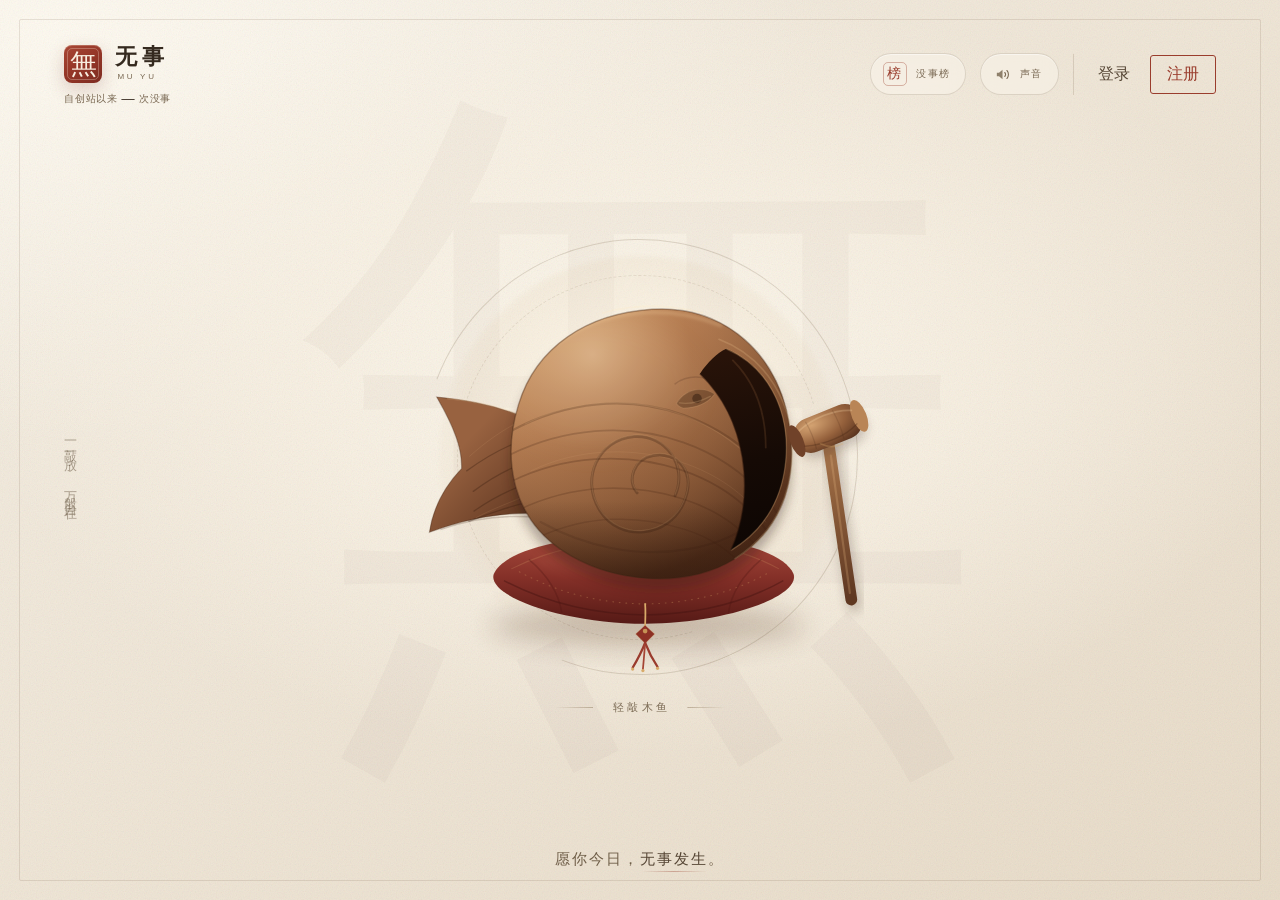
<file: index.html>
<!DOCTYPE html>
<html lang="zh-CN">
<head>
  <meta charset="UTF-8">
  <meta name="viewport" content="width=device-width, initial-scale=1, viewport-fit=cover">
  <title>无事 · 木鱼</title>
  <meta name="description" content="轻敲一下木鱼，听见一声「没事」。">
  <meta name="theme-color" content="#f2eadc">
  <meta name="color-scheme" content="light">
  <link rel="icon" href="data:image/svg+xml,%3Csvg xmlns='http://www.w3.org/2000/svg' viewBox='0 0 64 64'%3E%3Crect width='64' height='64' rx='14' fill='%239a3b2c'/%3E%3Cpath d='M18 35c0-8 10-14 20-14 14 0 22 8 22 18 0 11-9 17-22 17-12 0-20-6-20-14 0-3 1-6 3-8' fill='%23f6eddc'/%3E%3Cpath d='M41 26c6 7 5 19-3 25' stroke='%239a3b2c' stroke-width='4' fill='none' stroke-linecap='round'/%3E%3C/svg%3E">
  <script type="module" crossorigin src="./assets/index-D37iPDFm.js"></script>
  <link rel="stylesheet" crossorigin href="./assets/index-D6m36rBy.css">
</head>
<body>
  <div class="page-frame" aria-hidden="true"></div>
  <div class="paper-grain" aria-hidden="true"></div>
  <div class="backdrop-mark" aria-hidden="true">無</div>

  <div class="site">
    <header class="topbar">
      <div class="brand-cluster">
        <div class="brand" aria-label="无事木鱼">
          <span class="brand-seal" aria-hidden="true">無</span>
          <div class="brand-lockup">
            <h1 class="brand-name">无事</h1>
            <p class="brand-sub">MU YU</p>
          </div>
        </div>
        <div class="site-stats">
          <p class="site-total">
            <span>自创站以来</span>
            <strong id="globalTotal">—</strong>
            <span>次没事</span>
          </p>
          <p class="site-online" id="siteOnline" hidden>
            <span class="online-dot" aria-hidden="true"></span>
            <span>此刻</span>
            <strong id="onlineCount">—</strong>
            <span>人在线</span>
          </p>
        </div>
      </div>

      <div class="header-actions">
      <button class="board-toggle" id="leaderboardButton" type="button" aria-haspopup="dialog" aria-controls="leaderboardDialog">
        <span class="board-mark" aria-hidden="true">榜</span>
        <span class="board-text">没事榜</span>
      </button>
      <button class="sound-toggle" id="soundToggle" type="button" aria-pressed="true" aria-label="关闭声音" title="关闭声音">
        <svg class="sound-icon" viewBox="0 0 24 24" aria-hidden="true" focusable="false">
          <path d="M4 9.4h3.1L12 5.3v13.4l-4.9-4.1H4z" fill="currentColor" opacity=".82"/>
          <path class="sound-wave" d="M15.2 9.1c1.35 1.65 1.35 4.15 0 5.8" fill="none" stroke="currentColor" stroke-width="1.5" stroke-linecap="round"/>
          <path class="sound-wave" d="M18.2 6.3c2.9 3.15 2.9 8.25 0 11.4" fill="none" stroke="currentColor" stroke-width="1.5" stroke-linecap="round"/>
          <path class="sound-slash" d="M4.2 4.2 19.8 19.8" fill="none" stroke="currentColor" stroke-width="1.6" stroke-linecap="round"/>
        </svg>
        <span class="sound-text">声音</span>
      </button>
      <nav class="account-nav" aria-label="账户"><button type="button" id="loginButton">登录</button><button type="button" id="signupButton" class="register-button">注册</button><button type="button" id="profileButton" hidden aria-haspopup="dialog">用户信息</button></nav>
      </div>
    </header>

    <main class="stage" id="stage">
      <p class="aside-note" aria-hidden="true">一敲一放 · 万般自在</p>

      <div class="scene">
        <div class="fish-area">
          <div class="halo" aria-hidden="true"></div>
          <div class="orbit orbit-a" aria-hidden="true"></div>
          <div class="orbit orbit-b" aria-hidden="true"></div>

          <button class="muyu" id="muyu" type="button" aria-label="敲一下木鱼" aria-describedby="hint">
            <svg class="fish-art" viewBox="0 0 640 640" role="presentation" focusable="false">
              <defs>
                <linearGradient id="bodyWood" x1="190" y1="100" x2="470" y2="505" gradientUnits="userSpaceOnUse">
                  <stop offset="0" stop-color="#c79261"/>
                  <stop offset=".3" stop-color="#ab7249"/>
                  <stop offset=".66" stop-color="#83502f"/>
                  <stop offset="1" stop-color="#5b341f"/>
                </linearGradient>
                <radialGradient id="bodySheen" cx=".29" cy=".17" r=".84">
                  <stop offset="0" stop-color="#ffe4bb" stop-opacity=".45"/>
                  <stop offset=".42" stop-color="#efc08c" stop-opacity=".1"/>
                  <stop offset="1" stop-color="#241007" stop-opacity=".34"/>
                </radialGradient>
                <linearGradient id="bodyFloor" x1="320" y1="380" x2="320" y2="505" gradientUnits="userSpaceOnUse">
                  <stop offset="0" stop-color="#2a1308" stop-opacity="0"/>
                  <stop offset="1" stop-color="#210f07" stop-opacity=".55"/>
                </linearGradient>
                <linearGradient id="slitFill" x1="440" y1="180" x2="495" y2="445" gradientUnits="userSpaceOnUse">
                  <stop offset="0" stop-color="#281309"/>
                  <stop offset=".55" stop-color="#150a05"/>
                  <stop offset="1" stop-color="#0d0603"/>
                </linearGradient>
                <linearGradient id="tailWood" x1="95" y1="285" x2="225" y2="405" gradientUnits="userSpaceOnUse">
                  <stop offset="0" stop-color="#986240"/>
                  <stop offset=".55" stop-color="#70432a"/>
                  <stop offset="1" stop-color="#4b2a18"/>
                </linearGradient>
                <linearGradient id="cushionCloth" x1="320" y1="427" x2="320" y2="548" gradientUnits="userSpaceOnUse">
                  <stop offset="0" stop-color="#a84a3c"/>
                  <stop offset=".48" stop-color="#843028"/>
                  <stop offset="1" stop-color="#561a16"/>
                </linearGradient>
                <linearGradient id="malletWood" x1="520" y1="250" x2="596" y2="515" gradientUnits="userSpaceOnUse">
                  <stop offset="0" stop-color="#c39162"/>
                  <stop offset=".45" stop-color="#94643f"/>
                  <stop offset="1" stop-color="#5f3822"/>
                </linearGradient>
                <radialGradient id="malletHead" cx=".3" cy=".25" r=".9">
                  <stop offset="0" stop-color="#d3a271"/>
                  <stop offset=".55" stop-color="#95613c"/>
                  <stop offset="1" stop-color="#59331e"/>
                </radialGradient>
                <filter id="blurWide" x="-50%" y="-50%" width="200%" height="200%">
                  <feGaussianBlur stdDeviation="18"/>
                </filter>
                <filter id="blurSoft" x="-40%" y="-40%" width="180%" height="180%">
                  <feGaussianBlur stdDeviation="7"/>
                </filter>
                <filter id="blurFine" x="-30%" y="-30%" width="160%" height="160%">
                  <feGaussianBlur stdDeviation="2.2"/>
                </filter>
                <clipPath id="bodyClip">
                  <path d="M336 118C426 112 498 168 520 255C541 342 518 417 450 459C381 502 278 492 211 446C148 403 130 325 154 248C178 169 248 124 336 118Z"/>
                </clipPath>
              </defs>

              <g class="art-shadow" aria-hidden="true">
                <ellipse cx="330" cy="551" rx="216" ry="28" fill="#4a2a16" opacity=".24" filter="url(#blurWide)"/>
              </g>

              <g class="cushion" aria-hidden="true">
                <path d="M120 480C134 447 222 426 327 426C432 426 516 447 530 480C540 511 436 548 327 548C218 548 110 511 120 480Z" fill="url(#cushionCloth)"/>
                <path d="M144 473C202 444 254 436 327 436C400 436 458 444 510 473" fill="none" stroke="#d8a568" stroke-opacity=".22" stroke-width="1.5"/>
                <path d="M155 477C207 505 262 520 327 521C392 520 449 505 498 477" fill="none" stroke="#d8a568" stroke-opacity=".3" stroke-width="1.5" stroke-dasharray="1 8" stroke-linecap="round"/>
                <path d="M134 489C191 519 254 535 327 536C400 535 463 519 516 489" fill="none" stroke="#40120f" stroke-opacity=".42" stroke-width="2"/>
                <path d="M168 460C194 482 209 506 213 533" fill="none" stroke="#4d1613" stroke-opacity=".3" stroke-width="2"/>
                <path d="M486 460C460 482 445 506 441 533" fill="none" stroke="#4d1613" stroke-opacity=".3" stroke-width="2"/>
                <ellipse cx="294" cy="461" rx="118" ry="20" fill="#c66a55" opacity=".13" filter="url(#blurSoft)"/>
              </g>

              <g class="tail" aria-hidden="true">
                <path d="M228 306C184 270 130 246 42 238C66 280 77 308 76 336C53 360 37 389 32 423C100 398 155 392 223 401C210 372 210 337 228 306Z" fill="url(#tailWood)" stroke="#3b2112" stroke-opacity=".34" stroke-width="1.6"/>
                <path d="M219 297C173 264 122 246 57 240" fill="none" stroke="#e4b482" stroke-opacity=".26" stroke-width="2.4" stroke-linecap="round"/>
                <path d="M219 409C160 396 105 399 48 419" fill="none" stroke="#3a1f10" stroke-opacity=".2" stroke-width="2" stroke-linecap="round"/>
                <g fill="none" stroke="#3a1f10" stroke-opacity=".34" stroke-width="1.8" stroke-linecap="round">
                  <path d="M177 292C145 300 112 318 83 339"/>
                  <path d="M192 319C157 327 121 345 92 367"/>
                  <path d="M187 351C155 358 120 375 93 394"/>
                  <path d="M173 380C144 387 114 397 86 408"/>
                </g>
                <g fill="none" stroke="#f0c18c" stroke-opacity=".11" stroke-width="1.3" stroke-linecap="round">
                  <path d="M160 269C133 282 108 300 87 319"/>
                  <path d="M173 369C144 382 117 391 96 403"/>
                </g>
              </g>

              <g class="fish-group">
                <path d="M336 118C426 112 498 168 520 255C541 342 518 417 450 459C381 502 278 492 211 446C148 403 130 325 154 248C178 169 248 124 336 118Z" transform="translate(0 15)" fill="#2a1408" opacity=".33" filter="url(#blurSoft)"/>

                <g class="fish-bob">
                  <path class="fish-body" d="M336 118C426 112 498 168 520 255C541 342 518 417 450 459C381 502 278 492 211 446C148 403 130 325 154 248C178 169 248 124 336 118Z" fill="url(#bodyWood)"/>
                  <path d="M336 118C426 112 498 168 520 255C541 342 518 417 450 459C381 502 278 492 211 446C148 403 130 325 154 248C178 169 248 124 336 118Z" fill="url(#bodySheen)"/>

                  <g clip-path="url(#bodyClip)">
                    <rect x="120" y="370" width="430" height="140" fill="url(#bodyFloor)"/>
                    <ellipse cx="257" cy="222" rx="145" ry="92" fill="#ffe3b7" opacity=".08" filter="url(#blurWide)"/>
                    <path d="M139 287C219 242 305 236 381 263C439 284 483 320 512 366" fill="none" stroke="#3a1d0e" stroke-opacity=".24" stroke-width="3" stroke-linecap="round"/>
                    <path d="M134 321C215 279 303 273 379 300C436 320 477 353 507 396" fill="none" stroke="#3a1d0e" stroke-opacity=".21" stroke-width="2.6" stroke-linecap="round"/>
                    <path d="M139 356C215 317 302 313 377 338C433 357 471 388 497 426" fill="none" stroke="#3a1d0e" stroke-opacity=".23" stroke-width="2.4" stroke-linecap="round"/>
                    <path d="M155 392C228 357 307 355 378 377C428 393 460 418 483 447" fill="none" stroke="#3a1d0e" stroke-opacity=".2" stroke-width="2.2" stroke-linecap="round"/>
                    <path d="M183 429C249 399 318 399 381 419C420 431 447 452 466 475" fill="none" stroke="#3a1d0e" stroke-opacity=".17" stroke-width="2" stroke-linecap="round"/>
                    <path d="M163 275C234 238 316 237 387 266C437 287 474 319 500 355" fill="none" stroke="#f5cb96" stroke-opacity=".13" stroke-width="1.5" stroke-linecap="round"/>
                    <path d="M171 339C236 307 315 305 385 330C434 348 468 376 492 409" fill="none" stroke="#f5cb96" stroke-opacity=".09" stroke-width="1.2" stroke-linecap="round"/>

                    <g fill="none" stroke-linecap="round">
                      <path d="M368 373C386 332 355 289 312 292C263 296 238 350 265 393C293 438 360 430 380 382C398 339 370 312 338 318C311 323 302 352 316 369" stroke="#2c170b" stroke-opacity=".27" stroke-width="4"/>
                      <path d="M368 371C386 330 355 287 312 290C263 294 238 348 265 391C293 436 360 428 380 380C398 337 370 310 338 316C311 321 302 350 316 367" stroke="#f3c58c" stroke-opacity=".14" stroke-width="1.6"/>
                    </g>

                    <g class="engraved-eye" fill="none">
                      <path d="M370 247C381 228 403 222 422 234C412 247 396 253 379 253C375 252 372 250 370 247Z" fill="#31190c" fill-opacity=".32" stroke="#f6ce98" stroke-opacity=".12" stroke-width="1.5"/>
                      <circle cx="398" cy="240" r="6.5" fill="#231108" fill-opacity=".42" stroke="none"/>
                      <path d="M374 246C386 248 401 245 416 237" stroke="#f4cb94" stroke-opacity=".2" stroke-width="2" stroke-linecap="round"/>
                      <path d="M368 220C385 207 408 208 427 220" stroke="#2f180d" stroke-opacity=".16" stroke-width="2.2" stroke-linecap="round"/>
                    </g>

                    <path d="M207 164C267 119 354 109 430 140" fill="none" stroke="#ffe0af" stroke-opacity=".22" stroke-width="5" stroke-linecap="round" filter="url(#blurFine)"/>
                    <path d="M184 409C245 443 317 458 386 446C427 439 461 423 486 401" fill="none" stroke="#2c160b" stroke-opacity=".13" stroke-width="3" stroke-linecap="round"/>
                  </g>

                  <path d="M336 118C426 112 498 168 520 255C541 342 518 417 450 459C381 502 278 492 211 446C148 403 130 325 154 248C178 169 248 124 336 118Z" fill="none" stroke="#3b2012" stroke-opacity=".35" stroke-width="2"/>
                  <path d="M438 172C492 195 523 251 520 316C517 376 490 420 444 448C462 408 467 365 460 321C453 277 434 237 402 206C413 190 425 178 438 172Z" fill="url(#slitFill)"/>
                  <path d="M438 172C492 195 523 251 520 316C517 376 490 420 444 448" fill="none" stroke="#e5b47a" stroke-opacity=".3" stroke-width="1.8"/>
                  <path d="M402 206C434 237 453 277 460 321C467 365 462 408 444 448" fill="none" stroke="#2a140a" stroke-opacity=".5" stroke-width="2.2"/>
                  <path d="M447 188C477 218 492 260 492 307" fill="none" stroke="#b87b4a" stroke-opacity=".18" stroke-width="2.5" stroke-linecap="round"/>
                  <path d="M428 159C493 184 531 247 528 319C525 385 497 429 450 459" fill="none" stroke="#f3cd97" stroke-opacity=".2" stroke-width="2.2" stroke-linecap="round"/>
                  <path d="M269 123C312 111 360 111 405 123" fill="none" stroke="#ffe4b4" stroke-opacity=".16" stroke-width="2.5" stroke-linecap="round"/>
                </g>
              </g>

              <g class="mallet" aria-hidden="true">
                <path d="M609 515L578 303" fill="none" stroke="#2a160c" stroke-width="20" stroke-linecap="round" opacity=".22" filter="url(#blurSoft)" transform="translate(4 7)"/>
                <path d="M609 515L578 303" fill="none" stroke="url(#malletWood)" stroke-width="16" stroke-linecap="round"/>
                <path d="M607 506L581 318" fill="none" stroke="#e8bc88" stroke-opacity=".24" stroke-width="3" stroke-linecap="round"/>
                <g class="mallet-head" transform="rotate(-22 577 281)">
                  <rect x="528" y="259" width="98" height="48" rx="24" fill="#2a150a" opacity=".22" filter="url(#blurSoft)" transform="translate(2 7)"/>
                  <rect x="528" y="257" width="98" height="48" rx="24" fill="url(#malletHead)"/>
                  <ellipse cx="531" cy="281" rx="9" ry="23" fill="#704229"/>
                  <ellipse cx="623" cy="281" rx="10" ry="23" fill="#b98556"/>
                  <path d="M540 269C563 260 594 260 616 270" fill="none" stroke="#ffe0b2" stroke-opacity=".24" stroke-width="2.4" stroke-linecap="round"/>
                  <path d="M539 292C565 300 595 300 616 290" fill="none" stroke="#3f2112" stroke-opacity=".3" stroke-width="2" stroke-linecap="round"/>
                  <path d="M552 261C554 276 554 289 552 301" fill="none" stroke="#3b2012" stroke-opacity=".17" stroke-width="1.8"/>
                  <path d="M592 260C594 275 594 289 592 302" fill="none" stroke="#3b2012" stroke-opacity=".15" stroke-width="1.6"/>
                </g>
                <path d="M567 302C577 307 588 307 597 302" fill="none" stroke="#d8aa69" stroke-opacity=".28" stroke-width="2.4" stroke-linecap="round"/>
              </g>

              <g class="tassel" aria-hidden="true">
                <path d="M327 521C328 534 327 544 327 552" fill="none" stroke="#d8aa69" stroke-width="2.4" stroke-linecap="round"/>
                <path d="M327 550L340 562L327 575L314 562Z" fill="#8d3025" stroke="#d8aa69" stroke-opacity=".33" stroke-width="1.2"/>
                <path d="M327 574C322 587 316 598 310 608" fill="none" stroke="#9a3b2d" stroke-width="3" stroke-linecap="round"/>
                <path d="M327 574C326 588 325 599 324 610" fill="none" stroke="#a54434" stroke-width="2.4" stroke-linecap="round"/>
                <path d="M327 574C332 587 338 598 344 607" fill="none" stroke="#9a3b2d" stroke-width="3" stroke-linecap="round"/>
                <circle cx="310" cy="610" r="2.2" fill="#d8aa69"/>
                <circle cx="324" cy="612" r="2.2" fill="#d8aa69"/>
                <circle cx="344" cy="609" r="2.2" fill="#d8aa69"/>
                <circle cx="327" cy="558" r="3.2" fill="#c69255"/>
              </g>
            </svg>
          </button>
        </div>

        <div class="pop-layer" id="popLayer" aria-hidden="true"></div>

        <p class="hint" id="hint"><span class="hint-line" aria-hidden="true"></span>轻敲木鱼<span class="hint-line" aria-hidden="true"></span></p>
      </div>
    </main>

    <footer class="footer">
      <p class="wish">愿你今日，<span>无事发生</span>。</p>
    </footer>
  </div>

  <div class="sr-only" id="liveStatus" role="status" aria-live="polite" aria-atomic="true"></div>
  <noscript>
    <p class="noscript">请开启 JavaScript，才能敲响这只木鱼。</p>
  </noscript>

  <dialog id="authDialog" class="account-dialog" aria-labelledby="authTitle">
    <button type="button" class="dialog-close" data-close aria-label="关闭">×</button>
    <p class="account-eyebrow">无事 · 有你</p>
    <h2 id="authTitle">欢迎回来</h2>
    <p id="authDescription" class="account-note">登录后，每一次轻敲都有记录。</p>
    <form id="authForm">
      <label id="usernameField">用户名<input id="username" name="username" minlength="2" maxlength="254" autocomplete="username" required autocapitalize="none" spellcheck="false" placeholder="请输入用户名"></label>
      <label>密码<input id="password" name="password" type="password" minlength="8" maxlength="128" autocomplete="current-password" required placeholder="至少 8 位"></label>
      <div class="picture-check">
        <p class="picture-check-hint" id="authPictureHint">点一下图中的木鱼</p>
        <div class="picture-check-board" id="authPicture" role="group" aria-label="点一下图中的木鱼"></div>
      </div>
      <p id="authMessage" class="account-message" role="status"></p>
      <button type="submit" id="authSubmit" class="account-primary">登录</button>
    </form>
    <button type="button" id="switchAuth" class="account-switch">还没有账户？去注册</button>
  </dialog>
  <dialog id="verifyDialog" class="account-dialog verify-dialog" aria-labelledby="verifyTitle">
    <p class="account-eyebrow">无事 · 验明</p>
    <h2 id="verifyTitle">稍等一下</h2>
    <p class="account-note">确认一下你是人，不是脚本。</p>
    <div class="human-check">
      <p class="human-check-question" id="verifyHumanQuestion">正在出题…</p>
      <div class="human-check-row">
        <input id="verifyHumanAnswer" type="text" maxlength="24" autocomplete="off" autocapitalize="none" spellcheck="false" placeholder="输入答案">
        <button type="button" id="verifyHumanRefresh" class="human-check-refresh">换一题</button>
      </div>
    </div>
    <p id="verifyMessage" class="account-message" role="status">答对上面的问题就能继续。</p>
    <button type="button" id="verifySubmit" class="account-primary">确认</button>
  </dialog>
  <dialog id="profileDialog" class="account-dialog profile-dialog" aria-labelledby="profileTitle">
    <button type="button" class="dialog-close" data-close aria-label="关闭">×</button>
    <p class="account-eyebrow">我的 · 无事簿</p>
    <div class="profile-heading">
      <h2 id="profileTitle">用户信息</h2>
      <span id="profileTitleBadge" class="title-badge" hidden></span>
    </div>
    <p class="account-note">一敲一放，记录属于你的无事时光。</p>
    <div class="tap-total"><span>累计敲击</span><strong id="totalTaps">—</strong><span>次 · 一敲一放，慢慢积累</span></div>
    <dl class="profile-details"><div><dt>注册时间</dt><dd id="joinedAt">—</dd></div><div><dt>最近敲击</dt><dd id="lastTapAt">尚未敲击</dd></div></dl>
    <p id="syncMessage" class="account-message" role="status"></p>
    <button type="button" id="retrySync" class="account-switch" hidden>重新同步</button>
    <details class="password-block">
      <summary>修改密码</summary>
      <form id="passwordForm" class="password-form">
        <label>当前密码<input id="currentPassword" name="currentPassword" type="password" minlength="8" maxlength="128" autocomplete="current-password" required placeholder="用来确认是你本人"></label>
        <label>新密码<input id="newPassword" name="newPassword" type="password" minlength="8" maxlength="128" autocomplete="new-password" required placeholder="至少 8 位"></label>
        <p id="passwordMessage" class="account-message" role="status"></p>
        <button type="submit" id="passwordSubmit" class="account-primary">确认修改</button>
      </form>
    </details>
    <details class="password-block">
      <summary>修改昵称</summary>
      <form id="renameForm" class="password-form">
        <label>新昵称<input id="newUsername" name="newUsername" type="text" minlength="2" maxlength="24" autocomplete="off" required placeholder="2 至 24 个汉字、字母、数字、下划线或短横线"></label>
        <p id="renameHint" class="account-note">一周只能改一次。改名后登录名一并变更，下次请用新昵称登录。</p>
        <p id="renameMessage" class="account-message" role="status"></p>
        <button type="submit" id="renameSubmit" class="account-primary">确认改名</button>
      </form>
    </details>
    <button type="button" id="logoutButton" class="account-secondary">退出登录</button>
  </dialog>
  <dialog id="leaderboardDialog" class="account-dialog board-dialog" aria-labelledby="boardTitle">
    <button type="button" class="dialog-close" data-close aria-label="关闭">×</button>
    <p class="account-eyebrow">无事 · 众生</p>
    <h2 id="boardTitle">没事榜</h2>
    <p class="account-note">注册用户累计排行 · 显示前 10 名</p>
    <ol id="leaderboardList" class="leaderboard-list"></ol>
    <p id="boardMessage" class="account-message" role="status"></p>
  </dialog>
  <dialog id="banDialog" class="account-dialog ban-dialog" aria-labelledby="banTitle">
    <button type="button" class="dialog-close" data-close aria-label="关闭">×</button>
    <p class="account-eyebrow">无事 · 暂别</p>
    <h2 id="banTitle">账号已被封禁</h2>
    <p id="banMessage" class="account-note">该账号已被封禁，本机已退出登录。封禁期间无法登录，也无法记录敲击。</p>
    <div class="ban-countdown">
      <span>剩余封禁时间</span>
      <strong id="banRemaining">—</strong>
      <span id="banUntil"></span>
    </div>
    <button type="button" class="account-secondary" data-close>知道了</button>
  </dialog>
  <p id="accountNotice" class="account-notice" role="status" hidden></p>
  <script type="module" src="./assets/admin-entry.js"></script>
</body>
</html>
</file>
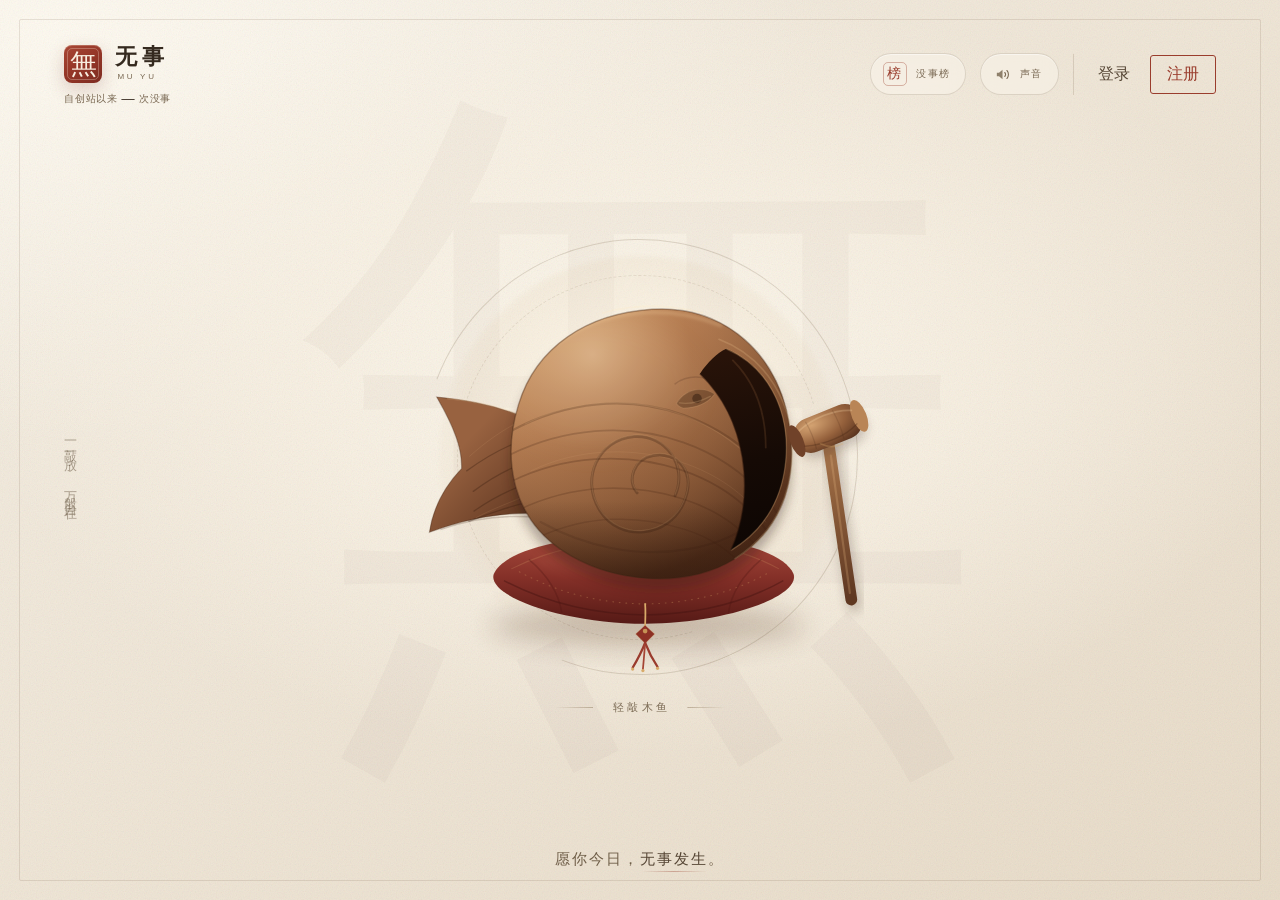
<file: assets/index.html>
<!DOCTYPE html>
<html lang="zh-CN">
<head>
  <meta charset="UTF-8">
  <meta name="viewport" content="width=device-width, initial-scale=1, viewport-fit=cover">
  <title>无事 · 木鱼</title>
  <meta name="description" content="轻敲一下木鱼，听见一声「没事」。">
  <meta name="theme-color" content="#f2eadc">
  <meta name="color-scheme" content="light">
  <link rel="icon" href="data:image/svg+xml,%3Csvg xmlns='http://www.w3.org/2000/svg' viewBox='0 0 64 64'%3E%3Crect width='64' height='64' rx='14' fill='%239a3b2c'/%3E%3Cpath d='M18 35c0-8 10-14 20-14 14 0 22 8 22 18 0 11-9 17-22 17-12 0-20-6-20-14 0-3 1-6 3-8' fill='%23f6eddc'/%3E%3Cpath d='M41 26c6 7 5 19-3 25' stroke='%239a3b2c' stroke-width='4' fill='none' stroke-linecap='round'/%3E%3C/svg%3E">
  <script type="module" crossorigin src="./assets/index-BvK94gJH.js"></script>
  <link rel="stylesheet" crossorigin href="./assets/index-D7_hQKgz.css">
</head>
<body>
  <div class="page-frame" aria-hidden="true"></div>
  <div class="paper-grain" aria-hidden="true"></div>
  <div class="backdrop-mark" aria-hidden="true">無</div>

  <div class="site">
    <header class="topbar">
      <div class="brand-cluster">
        <div class="brand" aria-label="无事木鱼">
          <span class="brand-seal" aria-hidden="true">無</span>
          <div class="brand-lockup">
            <h1 class="brand-name">无事</h1>
            <p class="brand-sub">MU YU</p>
          </div>
        </div>
        <div class="site-stats">
          <p class="site-total">
            <span>自创站以来</span>
            <strong id="globalTotal">—</strong>
            <span>次没事</span>
          </p>
          <p class="site-online" id="siteOnline" hidden>
            <span class="online-dot" aria-hidden="true"></span>
            <span>此刻</span>
            <strong id="onlineCount">—</strong>
            <span>人在线</span>
          </p>
        </div>
      </div>

      <div class="header-actions">
      <button class="board-toggle" id="leaderboardButton" type="button" aria-haspopup="dialog" aria-controls="leaderboardDialog">
        <span class="board-mark" aria-hidden="true">榜</span>
        <span class="board-text">没事榜</span>
      </button>
      <button class="sound-toggle" id="soundToggle" type="button" aria-pressed="true" aria-label="关闭声音" title="关闭声音">
        <svg class="sound-icon" viewBox="0 0 24 24" aria-hidden="true" focusable="false">
          <path d="M4 9.4h3.1L12 5.3v13.4l-4.9-4.1H4z" fill="currentColor" opacity=".82"/>
          <path class="sound-wave" d="M15.2 9.1c1.35 1.65 1.35 4.15 0 5.8" fill="none" stroke="currentColor" stroke-width="1.5" stroke-linecap="round"/>
          <path class="sound-wave" d="M18.2 6.3c2.9 3.15 2.9 8.25 0 11.4" fill="none" stroke="currentColor" stroke-width="1.5" stroke-linecap="round"/>
          <path class="sound-slash" d="M4.2 4.2 19.8 19.8" fill="none" stroke="currentColor" stroke-width="1.6" stroke-linecap="round"/>
        </svg>
        <span class="sound-text">声音</span>
      </button>
      <nav class="account-nav" aria-label="账户"><button type="button" id="loginButton">登录</button><button type="button" id="signupButton" class="register-button">注册</button><button type="button" id="profileButton" hidden aria-haspopup="dialog">用户信息</button></nav>
      </div>
    </header>

    <main class="stage" id="stage">
      <p class="aside-note" aria-hidden="true">一敲一放 · 万般自在</p>

      <div class="scene">
        <div class="fish-area">
          <div class="halo" aria-hidden="true"></div>
          <div class="orbit orbit-a" aria-hidden="true"></div>
          <div class="orbit orbit-b" aria-hidden="true"></div>

          <button class="muyu" id="muyu" type="button" aria-label="敲一下木鱼" aria-describedby="hint">
            <svg class="fish-art" viewBox="0 0 640 640" role="presentation" focusable="false">
              <defs>
                <linearGradient id="bodyWood" x1="190" y1="100" x2="470" y2="505" gradientUnits="userSpaceOnUse">
                  <stop offset="0" stop-color="#c79261"/>
                  <stop offset=".3" stop-color="#ab7249"/>
                  <stop offset=".66" stop-color="#83502f"/>
                  <stop offset="1" stop-color="#5b341f"/>
                </linearGradient>
                <radialGradient id="bodySheen" cx=".29" cy=".17" r=".84">
                  <stop offset="0" stop-color="#ffe4bb" stop-opacity=".45"/>
                  <stop offset=".42" stop-color="#efc08c" stop-opacity=".1"/>
                  <stop offset="1" stop-color="#241007" stop-opacity=".34"/>
                </radialGradient>
                <linearGradient id="bodyFloor" x1="320" y1="380" x2="320" y2="505" gradientUnits="userSpaceOnUse">
                  <stop offset="0" stop-color="#2a1308" stop-opacity="0"/>
                  <stop offset="1" stop-color="#210f07" stop-opacity=".55"/>
                </linearGradient>
                <linearGradient id="slitFill" x1="440" y1="180" x2="495" y2="445" gradientUnits="userSpaceOnUse">
                  <stop offset="0" stop-color="#281309"/>
                  <stop offset=".55" stop-color="#150a05"/>
                  <stop offset="1" stop-color="#0d0603"/>
                </linearGradient>
                <linearGradient id="tailWood" x1="95" y1="285" x2="225" y2="405" gradientUnits="userSpaceOnUse">
                  <stop offset="0" stop-color="#986240"/>
                  <stop offset=".55" stop-color="#70432a"/>
                  <stop offset="1" stop-color="#4b2a18"/>
                </linearGradient>
                <linearGradient id="cushionCloth" x1="320" y1="427" x2="320" y2="548" gradientUnits="userSpaceOnUse">
                  <stop offset="0" stop-color="#a84a3c"/>
                  <stop offset=".48" stop-color="#843028"/>
                  <stop offset="1" stop-color="#561a16"/>
                </linearGradient>
                <linearGradient id="malletWood" x1="520" y1="250" x2="596" y2="515" gradientUnits="userSpaceOnUse">
                  <stop offset="0" stop-color="#c39162"/>
                  <stop offset=".45" stop-color="#94643f"/>
                  <stop offset="1" stop-color="#5f3822"/>
                </linearGradient>
                <radialGradient id="malletHead" cx=".3" cy=".25" r=".9">
                  <stop offset="0" stop-color="#d3a271"/>
                  <stop offset=".55" stop-color="#95613c"/>
                  <stop offset="1" stop-color="#59331e"/>
                </radialGradient>
                <filter id="blurWide" x="-50%" y="-50%" width="200%" height="200%">
                  <feGaussianBlur stdDeviation="18"/>
                </filter>
                <filter id="blurSoft" x="-40%" y="-40%" width="180%" height="180%">
                  <feGaussianBlur stdDeviation="7"/>
                </filter>
                <filter id="blurFine" x="-30%" y="-30%" width="160%" height="160%">
                  <feGaussianBlur stdDeviation="2.2"/>
                </filter>
                <clipPath id="bodyClip">
                  <path d="M336 118C426 112 498 168 520 255C541 342 518 417 450 459C381 502 278 492 211 446C148 403 130 325 154 248C178 169 248 124 336 118Z"/>
                </clipPath>
              </defs>

              <g class="art-shadow" aria-hidden="true">
                <ellipse cx="330" cy="551" rx="216" ry="28" fill="#4a2a16" opacity=".24" filter="url(#blurWide)"/>
              </g>

              <g class="cushion" aria-hidden="true">
                <path d="M120 480C134 447 222 426 327 426C432 426 516 447 530 480C540 511 436 548 327 548C218 548 110 511 120 480Z" fill="url(#cushionCloth)"/>
                <path d="M144 473C202 444 254 436 327 436C400 436 458 444 510 473" fill="none" stroke="#d8a568" stroke-opacity=".22" stroke-width="1.5"/>
                <path d="M155 477C207 505 262 520 327 521C392 520 449 505 498 477" fill="none" stroke="#d8a568" stroke-opacity=".3" stroke-width="1.5" stroke-dasharray="1 8" stroke-linecap="round"/>
                <path d="M134 489C191 519 254 535 327 536C400 535 463 519 516 489" fill="none" stroke="#40120f" stroke-opacity=".42" stroke-width="2"/>
                <path d="M168 460C194 482 209 506 213 533" fill="none" stroke="#4d1613" stroke-opacity=".3" stroke-width="2"/>
                <path d="M486 460C460 482 445 506 441 533" fill="none" stroke="#4d1613" stroke-opacity=".3" stroke-width="2"/>
                <ellipse cx="294" cy="461" rx="118" ry="20" fill="#c66a55" opacity=".13" filter="url(#blurSoft)"/>
              </g>

              <g class="tail" aria-hidden="true">
                <path d="M228 306C184 270 130 246 42 238C66 280 77 308 76 336C53 360 37 389 32 423C100 398 155 392 223 401C210 372 210 337 228 306Z" fill="url(#tailWood)" stroke="#3b2112" stroke-opacity=".34" stroke-width="1.6"/>
                <path d="M219 297C173 264 122 246 57 240" fill="none" stroke="#e4b482" stroke-opacity=".26" stroke-width="2.4" stroke-linecap="round"/>
                <path d="M219 409C160 396 105 399 48 419" fill="none" stroke="#3a1f10" stroke-opacity=".2" stroke-width="2" stroke-linecap="round"/>
                <g fill="none" stroke="#3a1f10" stroke-opacity=".34" stroke-width="1.8" stroke-linecap="round">
                  <path d="M177 292C145 300 112 318 83 339"/>
                  <path d="M192 319C157 327 121 345 92 367"/>
                  <path d="M187 351C155 358 120 375 93 394"/>
                  <path d="M173 380C144 387 114 397 86 408"/>
                </g>
                <g fill="none" stroke="#f0c18c" stroke-opacity=".11" stroke-width="1.3" stroke-linecap="round">
                  <path d="M160 269C133 282 108 300 87 319"/>
                  <path d="M173 369C144 382 117 391 96 403"/>
                </g>
              </g>

              <g class="fish-group">
                <path d="M336 118C426 112 498 168 520 255C541 342 518 417 450 459C381 502 278 492 211 446C148 403 130 325 154 248C178 169 248 124 336 118Z" transform="translate(0 15)" fill="#2a1408" opacity=".33" filter="url(#blurSoft)"/>

                <g class="fish-bob">
                  <path class="fish-body" d="M336 118C426 112 498 168 520 255C541 342 518 417 450 459C381 502 278 492 211 446C148 403 130 325 154 248C178 169 248 124 336 118Z" fill="url(#bodyWood)"/>
                  <path d="M336 118C426 112 498 168 520 255C541 342 518 417 450 459C381 502 278 492 211 446C148 403 130 325 154 248C178 169 248 124 336 118Z" fill="url(#bodySheen)"/>

                  <g clip-path="url(#bodyClip)">
                    <rect x="120" y="370" width="430" height="140" fill="url(#bodyFloor)"/>
                    <ellipse cx="257" cy="222" rx="145" ry="92" fill="#ffe3b7" opacity=".08" filter="url(#blurWide)"/>
                    <path d="M139 287C219 242 305 236 381 263C439 284 483 320 512 366" fill="none" stroke="#3a1d0e" stroke-opacity=".24" stroke-width="3" stroke-linecap="round"/>
                    <path d="M134 321C215 279 303 273 379 300C436 320 477 353 507 396" fill="none" stroke="#3a1d0e" stroke-opacity=".21" stroke-width="2.6" stroke-linecap="round"/>
                    <path d="M139 356C215 317 302 313 377 338C433 357 471 388 497 426" fill="none" stroke="#3a1d0e" stroke-opacity=".23" stroke-width="2.4" stroke-linecap="round"/>
                    <path d="M155 392C228 357 307 355 378 377C428 393 460 418 483 447" fill="none" stroke="#3a1d0e" stroke-opacity=".2" stroke-width="2.2" stroke-linecap="round"/>
                    <path d="M183 429C249 399 318 399 381 419C420 431 447 452 466 475" fill="none" stroke="#3a1d0e" stroke-opacity=".17" stroke-width="2" stroke-linecap="round"/>
                    <path d="M163 275C234 238 316 237 387 266C437 287 474 319 500 355" fill="none" stroke="#f5cb96" stroke-opacity=".13" stroke-width="1.5" stroke-linecap="round"/>
                    <path d="M171 339C236 307 315 305 385 330C434 348 468 376 492 409" fill="none" stroke="#f5cb96" stroke-opacity=".09" stroke-width="1.2" stroke-linecap="round"/>

                    <g fill="none" stroke-linecap="round">
                      <path d="M368 373C386 332 355 289 312 292C263 296 238 350 265 393C293 438 360 430 380 382C398 339 370 312 338 318C311 323 302 352 316 369" stroke="#2c170b" stroke-opacity=".27" stroke-width="4"/>
                      <path d="M368 371C386 330 355 287 312 290C263 294 238 348 265 391C293 436 360 428 380 380C398 337 370 310 338 316C311 321 302 350 316 367" stroke="#f3c58c" stroke-opacity=".14" stroke-width="1.6"/>
                    </g>

                    <g class="engraved-eye" fill="none">
                      <path d="M370 247C381 228 403 222 422 234C412 247 396 253 379 253C375 252 372 250 370 247Z" fill="#31190c" fill-opacity=".32" stroke="#f6ce98" stroke-opacity=".12" stroke-width="1.5"/>
                      <circle cx="398" cy="240" r="6.5" fill="#231108" fill-opacity=".42" stroke="none"/>
                      <path d="M374 246C386 248 401 245 416 237" stroke="#f4cb94" stroke-opacity=".2" stroke-width="2" stroke-linecap="round"/>
                      <path d="M368 220C385 207 408 208 427 220" stroke="#2f180d" stroke-opacity=".16" stroke-width="2.2" stroke-linecap="round"/>
                    </g>

                    <path d="M207 164C267 119 354 109 430 140" fill="none" stroke="#ffe0af" stroke-opacity=".22" stroke-width="5" stroke-linecap="round" filter="url(#blurFine)"/>
                    <path d="M184 409C245 443 317 458 386 446C427 439 461 423 486 401" fill="none" stroke="#2c160b" stroke-opacity=".13" stroke-width="3" stroke-linecap="round"/>
                  </g>

                  <path d="M336 118C426 112 498 168 520 255C541 342 518 417 450 459C381 502 278 492 211 446C148 403 130 325 154 248C178 169 248 124 336 118Z" fill="none" stroke="#3b2012" stroke-opacity=".35" stroke-width="2"/>
                  <path d="M438 172C492 195 523 251 520 316C517 376 490 420 444 448C462 408 467 365 460 321C453 277 434 237 402 206C413 190 425 178 438 172Z" fill="url(#slitFill)"/>
                  <path d="M438 172C492 195 523 251 520 316C517 376 490 420 444 448" fill="none" stroke="#e5b47a" stroke-opacity=".3" stroke-width="1.8"/>
                  <path d="M402 206C434 237 453 277 460 321C467 365 462 408 444 448" fill="none" stroke="#2a140a" stroke-opacity=".5" stroke-width="2.2"/>
                  <path d="M447 188C477 218 492 260 492 307" fill="none" stroke="#b87b4a" stroke-opacity=".18" stroke-width="2.5" stroke-linecap="round"/>
                  <path d="M428 159C493 184 531 247 528 319C525 385 497 429 450 459" fill="none" stroke="#f3cd97" stroke-opacity=".2" stroke-width="2.2" stroke-linecap="round"/>
                  <path d="M269 123C312 111 360 111 405 123" fill="none" stroke="#ffe4b4" stroke-opacity=".16" stroke-width="2.5" stroke-linecap="round"/>
                </g>
              </g>

              <g class="mallet" aria-hidden="true">
                <path d="M609 515L578 303" fill="none" stroke="#2a160c" stroke-width="20" stroke-linecap="round" opacity=".22" filter="url(#blurSoft)" transform="translate(4 7)"/>
                <path d="M609 515L578 303" fill="none" stroke="url(#malletWood)" stroke-width="16" stroke-linecap="round"/>
                <path d="M607 506L581 318" fill="none" stroke="#e8bc88" stroke-opacity=".24" stroke-width="3" stroke-linecap="round"/>
                <g class="mallet-head" transform="rotate(-22 577 281)">
                  <rect x="528" y="259" width="98" height="48" rx="24" fill="#2a150a" opacity=".22" filter="url(#blurSoft)" transform="translate(2 7)"/>
                  <rect x="528" y="257" width="98" height="48" rx="24" fill="url(#malletHead)"/>
                  <ellipse cx="531" cy="281" rx="9" ry="23" fill="#704229"/>
                  <ellipse cx="623" cy="281" rx="10" ry="23" fill="#b98556"/>
                  <path d="M540 269C563 260 594 260 616 270" fill="none" stroke="#ffe0b2" stroke-opacity=".24" stroke-width="2.4" stroke-linecap="round"/>
                  <path d="M539 292C565 300 595 300 616 290" fill="none" stroke="#3f2112" stroke-opacity=".3" stroke-width="2" stroke-linecap="round"/>
                  <path d="M552 261C554 276 554 289 552 301" fill="none" stroke="#3b2012" stroke-opacity=".17" stroke-width="1.8"/>
                  <path d="M592 260C594 275 594 289 592 302" fill="none" stroke="#3b2012" stroke-opacity=".15" stroke-width="1.6"/>
                </g>
                <path d="M567 302C577 307 588 307 597 302" fill="none" stroke="#d8aa69" stroke-opacity=".28" stroke-width="2.4" stroke-linecap="round"/>
              </g>

              <g class="tassel" aria-hidden="true">
                <path d="M327 521C328 534 327 544 327 552" fill="none" stroke="#d8aa69" stroke-width="2.4" stroke-linecap="round"/>
                <path d="M327 550L340 562L327 575L314 562Z" fill="#8d3025" stroke="#d8aa69" stroke-opacity=".33" stroke-width="1.2"/>
                <path d="M327 574C322 587 316 598 310 608" fill="none" stroke="#9a3b2d" stroke-width="3" stroke-linecap="round"/>
                <path d="M327 574C326 588 325 599 324 610" fill="none" stroke="#a54434" stroke-width="2.4" stroke-linecap="round"/>
                <path d="M327 574C332 587 338 598 344 607" fill="none" stroke="#9a3b2d" stroke-width="3" stroke-linecap="round"/>
                <circle cx="310" cy="610" r="2.2" fill="#d8aa69"/>
                <circle cx="324" cy="612" r="2.2" fill="#d8aa69"/>
                <circle cx="344" cy="609" r="2.2" fill="#d8aa69"/>
                <circle cx="327" cy="558" r="3.2" fill="#c69255"/>
              </g>
            </svg>
          </button>
        </div>

        <div class="pop-layer" id="popLayer" aria-hidden="true"></div>

        <p class="hint" id="hint"><span class="hint-line" aria-hidden="true"></span>轻敲木鱼<span class="hint-line" aria-hidden="true"></span></p>
      </div>
    </main>

    <footer class="footer">
      <p class="wish">愿你今日，<span>无事发生</span>。</p>
    </footer>
  </div>

  <div class="sr-only" id="liveStatus" role="status" aria-live="polite" aria-atomic="true"></div>
  <noscript>
    <p class="noscript">请开启 JavaScript，才能敲响这只木鱼。</p>
  </noscript>

  <dialog id="authDialog" class="account-dialog" aria-labelledby="authTitle">
    <button type="button" class="dialog-close" data-close aria-label="关闭">×</button>
    <p class="account-eyebrow">无事 · 有你</p>
    <h2 id="authTitle">欢迎回来</h2>
    <p id="authDescription" class="account-note">登录后，每一次轻敲都有记录。</p>
    <form id="authForm">
      <label id="usernameField">用户名<input id="username" name="username" minlength="2" maxlength="254" autocomplete="username" required autocapitalize="none" spellcheck="false" placeholder="请输入用户名"></label>
      <label>密码<input id="password" name="password" type="password" minlength="8" maxlength="128" autocomplete="current-password" required placeholder="至少 8 位"></label>
      <p id="authMessage" class="account-message" role="status"></p>
      <button type="submit" id="authSubmit" class="account-primary">登录</button>
    </form>
    <button type="button" id="switchAuth" class="account-switch">还没有账户？去注册</button>
  </dialog>
  <dialog id="profileDialog" class="account-dialog profile-dialog" aria-labelledby="profileTitle">
    <button type="button" class="dialog-close" data-close aria-label="关闭">×</button>
    <p class="account-eyebrow">我的 · 无事簿</p>
    <div class="profile-heading">
      <h2 id="profileTitle">用户信息</h2>
      <span id="profileTitleBadge" class="title-badge" hidden></span>
    </div>
    <p class="account-note">一敲一放，记录属于你的无事时光。</p>
    <div class="tap-total"><span>累计敲击</span><strong id="totalTaps">—</strong><span>次 · 一敲一放，慢慢积累</span></div>
    <dl class="profile-details"><div><dt>注册时间</dt><dd id="joinedAt">—</dd></div><div><dt>最近敲击</dt><dd id="lastTapAt">尚未敲击</dd></div></dl>
    <p id="syncMessage" class="account-message" role="status"></p>
    <button type="button" id="retrySync" class="account-switch" hidden>重新同步</button>
    <details class="password-block">
      <summary>修改密码</summary>
      <form id="passwordForm" class="password-form">
        <label>当前密码<input id="currentPassword" name="currentPassword" type="password" minlength="8" maxlength="128" autocomplete="current-password" required placeholder="用来确认是你本人"></label>
        <label>新密码<input id="newPassword" name="newPassword" type="password" minlength="8" maxlength="128" autocomplete="new-password" required placeholder="至少 8 位"></label>
        <p id="passwordMessage" class="account-message" role="status"></p>
        <button type="submit" id="passwordSubmit" class="account-primary">确认修改</button>
      </form>
    </details>
    <details class="password-block">
      <summary>修改昵称</summary>
      <form id="renameForm" class="password-form">
        <label>新昵称<input id="newUsername" name="newUsername" type="text" minlength="2" maxlength="24" autocomplete="off" required placeholder="2 至 24 个汉字、字母、数字、下划线或短横线"></label>
        <p id="renameHint" class="account-note">一周只能改一次。改名后登录名一并变更，下次请用新昵称登录。</p>
        <p id="renameMessage" class="account-message" role="status"></p>
        <button type="submit" id="renameSubmit" class="account-primary">确认改名</button>
      </form>
    </details>
    <button type="button" id="logoutButton" class="account-secondary">退出登录</button>
  </dialog>
  <dialog id="leaderboardDialog" class="account-dialog board-dialog" aria-labelledby="boardTitle">
    <button type="button" class="dialog-close" data-close aria-label="关闭">×</button>
    <p class="account-eyebrow">无事 · 众生</p>
    <h2 id="boardTitle">没事榜</h2>
    <p class="account-note">注册用户累计排行 · 显示前 10 名</p>
    <ol id="leaderboardList" class="leaderboard-list"></ol>
    <p id="boardMessage" class="account-message" role="status"></p>
  </dialog>
  <dialog id="banDialog" class="account-dialog ban-dialog" aria-labelledby="banTitle">
    <button type="button" class="dialog-close" data-close aria-label="关闭">×</button>
    <p class="account-eyebrow">无事 · 暂别</p>
    <h2 id="banTitle">账号已被封禁</h2>
    <p id="banMessage" class="account-note">该账号已被封禁，本机已退出登录。封禁期间无法登录，也无法记录敲击。</p>
    <div class="ban-countdown">
      <span>剩余封禁时间</span>
      <strong id="banRemaining">—</strong>
      <span id="banUntil"></span>
    </div>
    <button type="button" class="account-secondary" data-close>知道了</button>
  </dialog>
  <p id="accountNotice" class="account-notice" role="status" hidden></p>
</body>
</html>
</file>
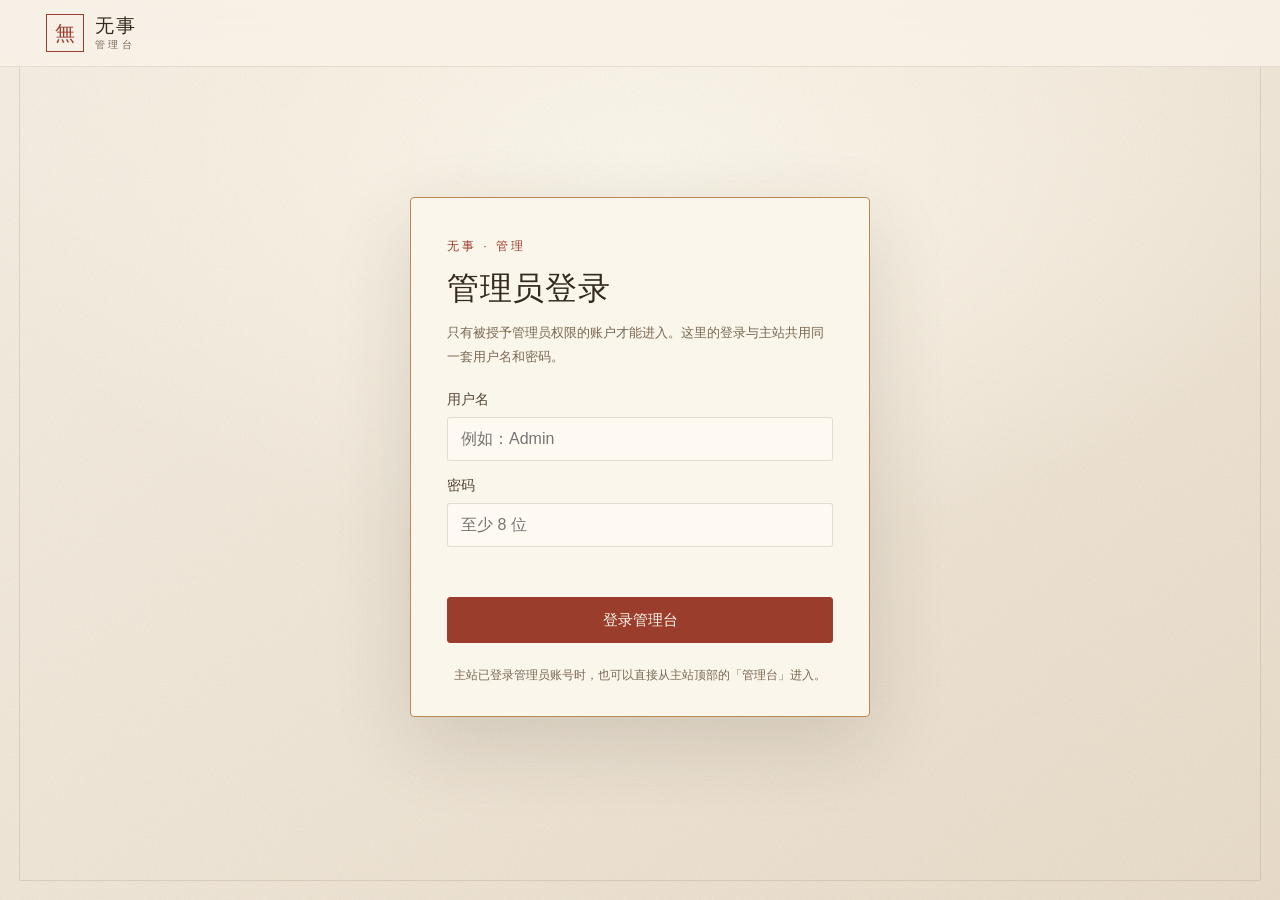
<file: admin.html>
<!DOCTYPE html>
<html lang="zh-CN">
<head>
  <meta charset="UTF-8">
  <meta name="viewport" content="width=device-width, initial-scale=1, viewport-fit=cover">
  <title>管理台 · 无事</title>
  <meta name="robots" content="noindex, nofollow">
  <meta name="description" content="无事 · 木鱼的管理后台。">
  <meta name="theme-color" content="#f2eadc">
  <meta name="color-scheme" content="light">
  <link rel="icon" href="data:image/svg+xml,%3Csvg xmlns='http://www.w3.org/2000/svg' viewBox='0 0 64 64'%3E%3Crect width='64' height='64' rx='14' fill='%239a3b2c'/%3E%3Cpath d='M18 35c0-8 10-14 20-14 14 0 22 8 22 18 0 11-9 17-22 17-12 0-20-6-20-14 0-3 1-6 3-8' fill='%23f6eddc'/%3E%3Cpath d='M41 26c6 7 5 19-3 25' stroke='%239a3b2c' stroke-width='4' fill='none' stroke-linecap='round'/%3E%3C/svg%3E">
  <link rel="stylesheet" href="./assets/admin.css">
  <script type="module" src="./assets/admin.js"></script>
</head>
<body>
  <div class="page-frame" aria-hidden="true"></div>
  <div class="paper-grain" aria-hidden="true"></div>

  <header class="admin-topbar">
    <a class="admin-brand" href="./index.html" aria-label="返回无事木鱼首页">
      <span class="seal" aria-hidden="true">無</span>
      <span class="brand-text"><strong>无事</strong><small>管理台</small></span>
    </a>
    <div class="admin-session" id="adminSession" hidden>
      <span class="admin-who">管理员 · <strong id="adminName">—</strong></span>
      <button type="button" class="ghost small" id="signOutButton">退出</button>
    </div>
  </header>

  <main class="admin-main">
    <!-- 登录 -->
    <section class="panel login-panel" id="loginPanel" hidden>
      <p class="eyebrow">无事 · 管理</p>
      <h1>管理员登录</h1>
      <p class="note">只有被授予管理员权限的账户才能进入。这里的登录与主站共用同一套用户名和密码。</p>
      <form id="loginForm" class="form">
        <label>用户名
          <input id="loginName" name="loginName" type="text" minlength="2" maxlength="24"
                 autocomplete="username" autocapitalize="none" spellcheck="false"
                 placeholder="例如：Admin" required>
        </label>
        <label>密码
          <input id="loginPassword" name="loginPassword" type="password" minlength="8" maxlength="128"
                 autocomplete="current-password" placeholder="至少 8 位" required>
        </label>
        <p class="message" id="loginMessage" role="status"></p>
        <button type="submit" class="primary wide" id="loginSubmit">登录管理台</button>
      </form>
      <button type="button" class="link-button" id="adoptSiteSession" hidden>使用主站当前的登录状态进入</button>
      <p class="hint-line">主站已登录管理员账号时，也可以直接从主站顶部的「管理台」进入。</p>
    </section>

    <!-- 控制台 -->
    <section id="consolePanel" hidden>
      <div class="console-head">
        <div>
          <p class="eyebrow">无事 · 管理</p>
          <h1>账户管理</h1>
          <p class="note">修改会立即生效。改用户名会同时改变登录名；改密码会让该账号所有旧会话失效。</p>
        </div>
        <div class="stats" aria-label="站点统计">
          <div class="stat"><span>账户数</span><strong id="statUsers">—</strong></div>
          <div class="stat"><span>全站累计</span><strong id="statTaps">—</strong></div>
        </div>
      </div>

      <div class="toolbar">
        <label class="search">
          <span class="sr-only">搜索账户</span>
          <input id="searchInput" type="search" placeholder="搜索用户名或头衔…" autocomplete="off">
        </label>
        <button type="button" class="primary" id="createButton">＋ 新增账户</button>
        <button type="button" class="ghost" id="reloadButton">刷新</button>
      </div>

      <div class="table-wrap">
        <table class="user-table">
          <thead>
            <tr>
              <th scope="col">账户</th>
              <th scope="col">头衔</th>
              <th scope="col">分数</th>
              <th scope="col">注册 / 最近登录</th>
              <th scope="col" class="actions-col">操作</th>
            </tr>
          </thead>
          <tbody id="userRows"></tbody>
        </table>
        <p class="empty" id="emptyState" hidden>没有匹配的账户。</p>
      </div>

      <p class="message" id="listMessage" role="status"></p>

      <p class="footnote">
        提示：删除账户会一并删除资料、敲击记录和排行榜名次，且无法恢复；全站历史累计不会减少。
        调整分数会按差值同步全站累计。所有管理操作都会写入 <code>admin_actions</code> 日志。
      </p>
    </section>
  </main>

  <!-- 编辑账户 -->
  <dialog class="admin-dialog" id="editDialog" aria-labelledby="editTitle">
    <button type="button" class="dialog-close" data-close aria-label="关闭">×</button>
    <p class="eyebrow">无事 · 管理</p>
    <h2 id="editTitle">编辑账户</h2>
    <p class="note" id="editNote">修改后点击保存。留空的项目保持不变。</p>
    <form id="editForm" class="form">
      <input type="hidden" id="editUserId">
      <label>显示名 / 登录名
        <input id="editUsername" type="text" minlength="2" maxlength="24" required
               autocapitalize="none" spellcheck="false">
      </label>
      <p class="field-hint">改名后，该用户下次必须用新用户名登录；旧用户名立即失效。</p>
      <label>头衔（可留空）
        <input id="editTitleInput" type="text" maxlength="12" placeholder="例如：木鱼大师">
      </label>
      <label>分数
        <input id="editTotal" type="number" min="0" step="1" required>
      </label>
      <label>新密码（可留空）
        <span class="input-row">
          <input id="editPassword" type="password" minlength="8" maxlength="72"
                 autocomplete="new-password" placeholder="留空表示不修改">
          <button type="button" class="ghost small" id="editGeneratePassword">随机</button>
          <button type="button" class="ghost small" id="editTogglePassword">显示</button>
        </span>
      </label>
      <p class="field-hint" id="editPasswordHint">填写新密码会立即让该账号所有旧会话退出登录。</p>
      <p class="message" id="editMessage" role="status"></p>
      <div class="dialog-actions">
        <button type="button" class="ghost" data-close>取消</button>
        <button type="submit" class="primary" id="editSubmit">保存</button>
      </div>
    </form>
  </dialog>

  <!-- 新增账户 -->
  <dialog class="admin-dialog" id="createDialog" aria-labelledby="createTitle">
    <button type="button" class="dialog-close" data-close aria-label="关闭">×</button>
    <p class="eyebrow">无事 · 管理</p>
    <h2 id="createTitle">新增账户</h2>
    <p class="note">创建后即可用这里的用户名和密码直接登录主站。请把密码安全地交给对方。</p>
    <form id="createForm" class="form">
      <label>用户名
        <input id="createUsername" type="text" minlength="2" maxlength="24" required
               autocapitalize="none" spellcheck="false" placeholder="2 至 24 个字符">
      </label>
      <label>初始密码
        <span class="input-row">
          <input id="createPassword" type="password" minlength="8" maxlength="72"
                 autocomplete="new-password" required placeholder="至少 8 位">
          <button type="button" class="ghost small" id="createGeneratePassword">随机</button>
          <button type="button" class="ghost small" id="createTogglePassword">显示</button>
        </span>
      </label>
      <label>头衔（可留空）
        <input id="createTitleInput" type="text" maxlength="12" placeholder="例如：木鱼大师">
      </label>
      <label>初始分数
        <input id="createTotal" type="number" min="0" step="1" value="0" required>
      </label>
      <p class="message" id="createMessage" role="status"></p>
      <div class="dialog-actions">
        <button type="button" class="ghost" data-close>取消</button>
        <button type="submit" class="primary" id="createSubmit">创建账户</button>
      </div>
    </form>
  </dialog>

  <!-- 删除账户 -->
  <dialog class="admin-dialog danger-dialog" id="deleteDialog" aria-labelledby="deleteTitle">
    <button type="button" class="dialog-close" data-close aria-label="关闭">×</button>
    <p class="eyebrow">无事 · 管理</p>
    <h2 id="deleteTitle">删除账户</h2>
    <p class="note">
      即将删除 <strong id="deleteName">—</strong>（分数 <span id="deleteTotal">0</span>）。
      此操作不可恢复：资料、敲击记录、排行榜名次都会消失。
    </p>
    <form id="deleteForm" class="form">
      <input type="hidden" id="deleteUserId">
      <label>请输入用户名确认
        <input id="deleteConfirmInput" type="text" autocomplete="off" autocapitalize="none"
               spellcheck="false" placeholder="输入上方完整用户名">
      </label>
      <p class="message" id="deleteMessage" role="status"></p>
      <div class="dialog-actions">
        <button type="button" class="ghost" data-close>取消</button>
        <button type="submit" class="danger" id="deleteSubmit">永久删除</button>
      </div>
    </form>
  </dialog>

  <div class="toast" id="toast" role="status" aria-live="polite" hidden></div>

  <noscript><p class="noscript">请开启 JavaScript 才能使用管理台。</p></noscript>
</body>
</html>
</file>
<file: assets/index-D6m36rBy.css>
:root{--paper:#f2ecdf;--paper-deep:#e8dcc8;--paper-light:#fbf6eb;--ink:#352a1f;--ink-soft:#554534;--muted:#786751;--line:#5b432929;--cinnabar:#9a3d2d;--cinnabar-deep:#77291f;--gold:#b68a52;--serif:"Songti SC", "Noto Serif SC", "Source Han Serif SC", "STSong", "SimSun", serif;--brush:"Kaiti SC", "STKaiti", "KaiTi", "FangSong", "STFangsong", serif;--sans:"PingFang SC", "Microsoft YaHei", "Noto Sans SC", "Segoe UI", sans-serif;--fish-size:min(84vw, 52vh, 560px)}@supports (height:100svh){:root{--fish-size:min(84vw, 52svh, 560px)}}*,:before,:after{box-sizing:border-box;-webkit-tap-highlight-color:transparent}html{background:var(--paper);min-width:300px}body{min-width:300px;min-height:100svh;color:var(--ink);font-family:var(--serif);-webkit-font-smoothing:antialiased;-moz-osx-font-smoothing:grayscale;text-rendering:optimizelegibility;background:radial-gradient(70% 58% at 50% 41%,#fcf7ec 0%,#faf3e6b8 38%,#faf3e600 74%),radial-gradient(100% 78% at 5% 4%,#fffbf2eb,#fffbf200 58%),linear-gradient(145deg,#f5efe4 0%,#f0e7d8 48%,#e9ddca 100%);margin:0;overflow-x:hidden}::selection{color:var(--paper-light);background:var(--cinnabar)}.page-frame{z-index:20;pointer-events:none;border:1px solid #5b432921;border-radius:2px;position:fixed;inset:clamp(10px,1.5vw,22px)}.paper-grain{z-index:0;opacity:.22;pointer-events:none;mix-blend-mode:multiply;background-image:url("data:image/svg+xml,%3Csvg xmlns='http://www.w3.org/2000/svg' width='180' height='180'%3E%3Cfilter id='n'%3E%3CfeTurbulence type='fractalNoise' baseFrequency='.85' numOctaves='3' stitchTiles='stitch'/%3E%3C/filter%3E%3Crect width='180' height='180' filter='url(%23n)' opacity='.55'/%3E%3C/svg%3E");background-size:180px 180px;position:fixed;inset:0}.backdrop-mark{z-index:0;color:#473523;font-family:var(--brush);opacity:.028;pointer-events:none;-webkit-user-select:none;user-select:none;font-size:min(78vw,78vh,820px);line-height:.8;position:fixed;top:48%;left:50%;transform:translate(-50%,-50%)}.site{z-index:2;width:100%;max-width:1600px;min-height:100svh;padding:max(clamp(22px, 3.5vw, 46px), env(safe-area-inset-top)) max(clamp(24px, 5vw, 72px), env(safe-area-inset-right)) max(clamp(18px, 2.4vw, 28px), env(safe-area-inset-bottom)) max(clamp(24px, 5vw, 72px), env(safe-area-inset-left));-webkit-user-select:none;user-select:none;grid-template-rows:auto 1fr auto;margin:0 auto;display:grid;position:relative}.topbar{z-index:10;justify-content:space-between;align-items:center;gap:24px;display:flex;position:relative}.brand{align-items:center;gap:13px;display:flex}.brand-seal{aspect-ratio:1;color:#f8eee0;width:clamp(34px,3vw,42px);font-family:var(--brush);background:linear-gradient(145deg,#a84635 0%,#963728 46%,#7d2b21 100%);border-radius:8px;place-items:center;font-size:clamp(21px,2.1vw,27px);line-height:1;display:grid;position:relative;box-shadow:0 6px 18px #6c281d33,inset 0 1px #fff1dc3d}.brand-seal:after{content:"";border:1px solid #fff5e247;border-radius:5px;position:absolute;inset:3px}.brand-lockup{gap:5px;display:grid}.brand-name{font-family:var(--serif);letter-spacing:.22em;margin:0;font-size:clamp(18px,1.7vw,22px);font-weight:600;line-height:1}.brand-sub{color:var(--muted);font-family:var(--sans);letter-spacing:.34em;margin:0 0 0 2px;font-size:8px;font-weight:500;line-height:1}.sound-toggle{min-height:42px;color:var(--muted);font-family:var(--sans);letter-spacing:.16em;cursor:pointer;-webkit-backdrop-filter:blur(9px);backdrop-filter:blur(9px);background:#fcf7ee70;border:1px solid #5b432929;border-radius:999px;align-items:center;gap:9px;padding:0 15px 0 13px;font-size:10px;transition:color .25s,background-color .25s,border-color .25s,transform .25s;display:inline-flex;box-shadow:inset 0 1px #ffffff7a}.sound-toggle:hover{color:var(--ink-soft);background:#fffaf2c7;border-color:#5b432945}.sound-toggle:active{transform:scale(.97)}.sound-toggle:focus-visible{outline-offset:3px;outline:2px solid #9a3d2d85}.sound-icon{flex:none;width:17px;height:17px;display:block}.sound-wave{opacity:1;transition:opacity .2s}.sound-slash{opacity:0;transition:opacity .2s}.sound-toggle[aria-pressed=false]{color:#927c64}.sound-toggle[aria-pressed=false] .sound-wave{opacity:0}.sound-toggle[aria-pressed=false] .sound-slash{opacity:.9}.stage{justify-content:center;align-items:center;min-height:0;padding:clamp(12px,2vh,26px) 0;display:flex;position:relative}.aside-note{color:#53412c75;font-family:var(--brush);letter-spacing:.42em;writing-mode:vertical-rl;margin:0;font-size:13px;line-height:1;position:absolute;top:50%;left:0;transform:translateY(-50%)}.scene{width:var(--fish-size);flex-direction:column;align-items:center;display:flex;position:relative}.fish-area{width:var(--fish-size);height:var(--fish-size);place-items:center;animation:1.15s cubic-bezier(.16,1,.3,1) 60ms both fish-arrive;display:grid;position:relative}.halo{filter:blur(2px);pointer-events:none;background:radial-gradient(circle at 50% 46%,#fff8e8d6 0%,#f9edd861 38%,#d6b98f1a 61%,#d6b98f00 73%);border-radius:50%;position:absolute;inset:7%}.orbit{pointer-events:none;border-radius:50%;position:absolute}.orbit-a{border:1px solid #60492f2e;border-left-color:#0000;inset:3.4%;transform:rotate(-24deg)}.orbit-b{border:1px dashed #60492f1f;border-right-color:#0000;inset:11%;transform:rotate(28deg)}.muyu{z-index:2;cursor:pointer;touch-action:manipulation;background:0 0;border:0;border-radius:50%;outline:none;place-items:center;width:100%;height:100%;padding:0;display:grid;position:relative}.muyu:focus-visible{outline-offset:5px;outline:1.5px solid #9a3d2d9e}.fish-art{aspect-ratio:1;width:100%;height:auto;transition:transform .55s cubic-bezier(.22,.8,.3,1);display:block;overflow:visible}@media (hover:hover){.muyu:hover .fish-art{transform:translateY(-2px)scale(1.006)}}.fish-bob{transform-box:fill-box;transform-origin:50% 78%}.mallet{transform-box:view-box;transform-origin:609px 515px}.scene.is-hit .fish-bob{animation:.34s cubic-bezier(.22,.8,.3,1) fish-knock}.scene.is-hit .mallet{animation:.36s cubic-bezier(.3,.86,.28,1) mallet-knock}.scene.is-hit .halo{animation:.58s ease-out halo-pulse}.scene.is-hit .orbit-a{animation:.7s ease-out orbit-pulse}.hint{z-index:3;color:var(--muted);font-family:var(--sans);letter-spacing:.32em;text-indent:.32em;opacity:.95;align-items:center;gap:clamp(10px,1.3vw,16px);margin:clamp(7px,1.2vh,14px) 0 0;font-size:11px;line-height:1;transition:opacity .4s;display:flex;position:relative}.hint-line{background:linear-gradient(90deg,#785f4000,#785f406b);width:clamp(22px,3vw,42px);height:1px;display:block}.hint-line:last-child{transform:scaleX(-1)}.has-tapped .hint{opacity:.72}.pop-layer{z-index:5;pointer-events:none;position:absolute;inset:0;overflow:visible}.mu-word{--x:50%;--y:28%;--dx:0px;--rot:0deg;--dur:1.2s;top:var(--y);left:var(--x);color:var(--ink);font-family:var(--brush);letter-spacing:.12em;text-indent:.12em;white-space:nowrap;transform-origin:50% 100%;will-change:transform, opacity;animation:word-fly var(--dur) cubic-bezier(.18, .78, .25, 1) forwards;background:linear-gradient(150deg,#fefaf2f7,#f6ecdceb);border:1px solid #6444272b;border-radius:6px 15px 8px 14px;align-items:center;padding:.36em .64em .42em;font-size:clamp(28px,5.2vmin,44px);font-weight:500;line-height:1;display:inline-flex;position:absolute;box-shadow:0 15px 38px #4f301721,0 2px 8px #4f301712,inset 0 1px #ffffffd1}.mu-word:after{content:"";background:var(--cinnabar);opacity:.72;border-radius:50%;width:.17em;height:.17em;margin:.18em 0 0 .22em;display:block}.footer{z-index:3;justify-content:center;align-items:flex-end;padding-top:clamp(10px,1.8vh,22px);animation:.9s .5s both fade-up;display:flex;position:relative}.wish{color:#6f5e48;font-family:var(--brush);letter-spacing:.14em;margin:0;font-size:clamp(13px,1.15vw,16px);line-height:1.6}.wish span{color:var(--ink-soft);white-space:nowrap;position:relative}.wish span:after{content:"";background:linear-gradient(90deg,#9a3d2d00,#9a3d2d5c,#9a3d2d00);height:1px;position:absolute;bottom:-.28em;left:.08em;right:.08em}.topbar{animation:.85s both fade-down}.noscript{bottom:max(24px, env(safe-area-inset-bottom));z-index:30;color:var(--ink-soft);font-family:var(--sans);white-space:nowrap;background:#fbf6edf0;border:1px solid #5b432929;border-radius:999px;margin:0;padding:10px 16px;font-size:12px;position:fixed;left:50%;transform:translate(-50%);box-shadow:0 10px 32px #4f30171f}.sr-only{clip:rect(0, 0, 0, 0)!important;white-space:nowrap!important;border:0!important;width:1px!important;height:1px!important;margin:-1px!important;padding:0!important;position:absolute!important;overflow:hidden!important}@keyframes fish-arrive{0%{opacity:0;transform:translateY(20px)scale(.976)}to{opacity:1;transform:translateY(0)scale(1)}}@keyframes fade-down{0%{opacity:0;transform:translateY(-8px)}to{opacity:1;transform:translateY(0)}}@keyframes fade-up{0%{opacity:0;transform:translateY(9px)}to{opacity:1;transform:translateY(0)}}@keyframes fish-knock{0%{transform:translateY(0)scale(1)}28%{transform:translateY(4px)scale(1.012,.984)}58%{transform:translateY(-1px)scale(.997,1.004)}to{transform:translateY(0)scale(1)}}@keyframes mallet-knock{0%{transform:rotate(0)}32%{transform:rotate(-8deg)}62%{transform:rotate(1.4deg)}to{transform:rotate(0)}}@keyframes halo-pulse{0%{opacity:.82;transform:scale(1)}36%{opacity:1;transform:scale(1.045)}to{opacity:.82;transform:scale(1)}}@keyframes orbit-pulse{0%{opacity:.8;transform:rotate(-24deg)scale(1)}45%{opacity:1;transform:rotate(-22deg)scale(1.018)}to{opacity:.8;transform:rotate(-24deg)scale(1)}}@keyframes word-fly{0%{opacity:0;transform:translate(-50%, -30%) scale(.72) rotate(calc(var(--rot) - 3deg))}16%{opacity:1;transform:translate(-50%, -50%) scale(1) rotate(var(--rot))}68%{opacity:.96}to{opacity:0;transform:translate(calc(-50% + var(--dx)), calc(-50% - 142px)) scale(.97) rotate(calc(var(--rot) + 4deg))}}@keyframes word-fade{0%{opacity:0;transform:translate(-50%,-50%)}18%,68%{opacity:1;transform:translate(-50%,-50%)}to{opacity:0;transform:translate(-50%,-50%)}}@media (width<=980px){.aside-note{display:none}}@media (width<=560px){:root{--fish-size:min(88vw, 50vh, 560px)}@supports (height:100svh){:root{--fish-size:min(88vw, 50svh, 560px)}}.site{padding:max(20px, env(safe-area-inset-top)) max(20px, env(safe-area-inset-right)) max(18px, env(safe-area-inset-bottom)) max(20px, env(safe-area-inset-left))}.brand{gap:11px}.brand-sub{font-size:7px}.sound-toggle{justify-content:center;width:42px;min-height:42px;padding:0}.sound-text{clip:rect(0, 0, 0, 0);width:1px;height:1px;margin:-1px;position:absolute;overflow:hidden}.sound-toggle{gap:0}.hint{letter-spacing:.28em;text-indent:.28em;font-size:10px}.wish{letter-spacing:.1em;font-size:13px}}@media (height<=680px){:root{--fish-size:min(82vw, 57vh, 500px)}@supports (height:100svh){:root{--fish-size:min(82vw, 57svh, 500px)}}.site{padding-top:max(16px, env(safe-area-inset-top));padding-bottom:max(12px, env(safe-area-inset-bottom))}.stage{padding:6px 0}.fish-area{animation-duration:.8s}.hint{margin-top:4px}.footer{padding-top:4px}.brand-seal{width:34px;font-size:21px}}@media (prefers-reduced-motion:reduce){.fish-area,.topbar,.footer{animation:none!important}.fish-art,.hint,.sound-toggle{transition:none!important}.scene.is-hit .fish-bob,.scene.is-hit .mallet,.scene.is-hit .halo,.scene.is-hit .orbit-a{animation:none!important}.mu-word{will-change:opacity;animation-name:word-fade!important;animation-timing-function:ease-out!important}.muyu:hover .fish-art{transform:none}}[hidden]{display:none!important}.header-actions,.account-nav{align-items:center;gap:14px;display:flex}.account-nav{border-left:1px solid var(--line);padding-left:18px}.account-nav button,.account-switch,.dialog-close{color:var(--ink-soft);font:inherit;cursor:pointer;background:0 0;border:0}.account-nav button{white-space:nowrap;padding:10px 6px}.account-nav .register-button{border:1px solid var(--cinnabar);color:var(--cinnabar);border-radius:3px;padding:8px 16px}.account-nav button:hover,.account-switch:hover{color:var(--cinnabar)}.account-dialog{border:1px solid var(--gold);width:min(420px,100vw - 36px);max-height:calc(100svh - 48px);color:var(--ink);background:var(--paper-light);font-family:var(--serif);border-radius:5px;padding:38px 32px 28px;position:fixed;overflow-y:auto;box-shadow:0 24px 80px #352a1f30}.account-dialog::backdrop{-webkit-backdrop-filter:blur(4px);backdrop-filter:blur(4px);background:#352a1f66}.dialog-close{padding:4px 9px;font-size:28px;position:absolute;top:9px;right:13px}.account-eyebrow{color:var(--cinnabar);letter-spacing:.25em;margin:0 0 15px;font-size:12px}.account-dialog h2{overflow-wrap:anywhere;margin:0 0 10px;font-size:27px;font-weight:500}.account-note{color:var(--muted);overflow-wrap:anywhere;margin:0 0 24px;font-size:13px;line-height:1.8}.account-dialog label{gap:8px;margin-top:17px;font-size:14px;display:grid}.account-dialog input{border:1px solid var(--line);width:100%;color:var(--ink);font:16px var(--sans);background:#fffaf1;border-radius:3px;padding:12px}.account-dialog input:focus{outline:1px solid var(--cinnabar)}.account-primary,.account-secondary{border:1px solid var(--cinnabar);width:100%;font:inherit;cursor:pointer;border-radius:3px;padding:13px}.account-primary{color:var(--paper-light);background:var(--cinnabar)}.account-primary:hover{background:var(--cinnabar-deep)}.account-secondary{color:var(--cinnabar);background:0 0;margin-top:12px}.account-dialog button:disabled{opacity:.55;cursor:wait}.account-switch{margin:18px auto 0;font-size:13px;display:block}.account-message{min-height:18px;color:var(--cinnabar);font-size:13px;line-height:1.7}.human-check{border:1px solid var(--line);background:#9a3d2d08;border-radius:3px;margin:16px 0 4px;padding:12px 14px 14px}.human-check-question{color:var(--ink);font-size:13px;line-height:1.8}.human-check-row{gap:8px;margin-top:10px;display:flex}.human-check-row input{flex:auto;min-width:0}.human-check-refresh{border:1px solid var(--line);color:var(--muted);font-family:var(--sans);cursor:pointer;background:0 0;border-radius:3px;flex:none;padding:0 12px;font-size:12px}.human-check-refresh:hover{color:var(--cinnabar);border-color:var(--cinnabar)}.verify-dialog .human-check{margin:20px 0 12px}.profile-dialog{margin-right:max(24px,50vw - 750px)}.tap-total{border-block:1px solid var(--line);color:var(--muted);gap:12px;margin:25px 0;padding:24px 0;font-size:12px;display:grid}.tap-total strong{color:var(--cinnabar);font-variant-numeric:tabular-nums;overflow-wrap:anywhere;font-size:54px;font-weight:400;line-height:1.1}.ban-dialog h2{color:var(--cinnabar)}.ban-countdown{border-block:1px solid var(--line);color:var(--muted);letter-spacing:.06em;gap:8px;margin:22px 0 24px;padding:20px 0;font-size:12px;display:grid}.ban-countdown strong{color:var(--cinnabar);font-family:var(--serif);font-variant-numeric:tabular-nums;font-size:32px;font-weight:400;line-height:1.2}.profile-details{font-size:13px}.password-block{border-top:1px solid var(--line);margin:16px 0 20px;padding-top:14px}.password-block>summary{color:var(--muted);cursor:pointer;justify-content:space-between;align-items:center;gap:12px;padding:4px 0;font-size:13px;list-style:none;display:flex}.password-block>summary::-webkit-details-marker{display:none}.password-block>summary:after{content:"＋";color:var(--cinnabar);font-size:15px}.password-block[open]>summary:after{content:"－"}.password-block>summary:hover{color:var(--cinnabar)}.password-form{display:grid}.password-form label{margin-top:14px}.password-form .account-primary{margin-top:16px}.profile-details div{justify-content:space-between;gap:16px;padding:9px 0;display:flex}.profile-details dt{color:var(--muted)}.profile-details dd{text-align:right;margin:0}.account-notice{z-index:30;background:var(--paper-light);border:1px solid var(--line);width:max-content;max-width:calc(100vw - 40px);padding:12px 20px;font-size:13px;position:fixed;bottom:36px;left:50%;transform:translate(-50%);box-shadow:0 8px 30px #352a1f18}@media (width<=560px){.topbar{gap:10px}.header-actions{gap:5px}.account-nav{gap:7px;padding-left:8px}.account-nav button{font-size:13px}.account-nav .register-button{padding:7px 10px}.header-actions .sound-text{display:none}.account-dialog{padding:34px 24px 24px}.profile-dialog{margin:auto}}.brand-cluster{gap:8px;display:grid}.site-total{color:var(--muted);font-family:var(--sans);letter-spacing:.08em;white-space:nowrap;align-items:baseline;gap:.35em;margin:0;font-size:10px;line-height:1;display:flex}.site-total strong{color:var(--ink);font-family:var(--serif);font-variant-numeric:tabular-nums;font-size:13px;font-weight:600}.site-stats{justify-items:start;gap:6px;display:grid}.site-online{color:var(--muted);font-family:var(--sans);letter-spacing:.08em;white-space:nowrap;align-items:center;gap:.4em;margin:0;font-size:10px;line-height:1;display:flex}.site-online strong{color:var(--ink);font-family:var(--serif);font-variant-numeric:tabular-nums;font-size:13px;font-weight:600}.online-dot{background:var(--cinnabar);border-radius:50%;width:5px;height:5px;animation:2.6s ease-in-out infinite online-pulse;box-shadow:0 0 0 3px #9a3d2d1a}@keyframes online-pulse{0%,to{opacity:.34;transform:scale(.82)}50%{opacity:1;transform:scale(1)}}.board-toggle{min-height:42px;color:var(--muted);font-family:var(--sans);letter-spacing:.16em;cursor:pointer;-webkit-backdrop-filter:blur(9px);backdrop-filter:blur(9px);background:#fcf7ee70;border:1px solid #5b432929;border-radius:999px;align-items:center;gap:9px;padding:0 14px 0 12px;font-size:10px;transition:color .25s,background-color .25s,border-color .25s,transform .25s;display:inline-flex;box-shadow:inset 0 1px #ffffff7a}.board-toggle:hover{color:var(--ink-soft);background:#fffaf2c7;border-color:#5b432945}.board-toggle:active{transform:scale(.97)}.board-toggle:focus-visible{outline-offset:3px;outline:2px solid #9a3d2d85}.board-mark{width:24px;height:24px;color:var(--cinnabar);font-family:var(--brush);border:1px solid #9a3d2d59;border-radius:5px;place-items:center;font-size:14px;line-height:1;display:grid}.board-dialog{width:min(480px,100vw - 36px)}.leaderboard-list{gap:0;margin:0 0 6px;padding:0;list-style:none;display:grid}.leaderboard-row{border-bottom:1px solid var(--line);align-items:center;gap:14px;min-height:48px;display:flex}.leaderboard-row:last-child{border-bottom:0}.leaderboard-place{width:32px;color:var(--muted);text-align:center;font-variant-numeric:tabular-nums;flex:0 0 32px;font-size:13px}.leaderboard-row:first-child .leaderboard-place{color:var(--cinnabar);font-family:var(--brush);font-size:18px}.leaderboard-row:nth-child(2) .leaderboard-place,.leaderboard-row:nth-child(3) .leaderboard-place{color:var(--ink-soft)}.leaderboard-name{overflow-wrap:anywhere;flex:1;min-width:0;font-size:15px}.title-badge{vertical-align:middle;color:var(--cinnabar);font-family:var(--serif);letter-spacing:.06em;white-space:nowrap;background:#9a3d2d0f;border:1px solid #9a3d2d55;border-radius:999px;align-items:center;margin-left:8px;padding:1px 8px;font-size:10px;font-weight:400;line-height:1.7;display:inline-flex}.profile-heading{flex-wrap:wrap;align-items:center;gap:10px;display:flex}.profile-heading .title-badge{margin-left:0;padding:2px 9px;font-size:11px}.leaderboard-row.is-self .leaderboard-name{color:var(--cinnabar)}.leaderboard-row.is-self .leaderboard-name:after{content:" · 你";color:var(--muted);font-family:var(--sans);letter-spacing:.08em;font-size:10px}.leaderboard-count{color:var(--muted);font-family:var(--sans);white-space:nowrap;align-items:baseline;gap:4px;font-size:10px;display:flex}.leaderboard-count strong{color:var(--ink);font-family:var(--serif);font-variant-numeric:tabular-nums;font-size:22px;font-weight:400}@media (width<=560px){.brand-cluster{gap:6px}.site-stats{gap:5px}.site-total{letter-spacing:.04em;font-size:9px}.site-total strong{font-size:12px}.site-online{letter-spacing:.04em;font-size:9px}.site-online strong{font-size:12px}.board-toggle{justify-content:center;gap:0;width:42px;min-height:42px;padding:0}.board-text{clip:rect(0, 0, 0, 0);width:1px;height:1px;margin:-1px;position:absolute;overflow:hidden}.board-mark{border:0;width:22px;height:22px;font-size:15px}.board-dialog{width:calc(100vw - 28px);padding:34px 22px 22px}.leaderboard-count strong{font-size:19px}}@media (width<=380px){.topbar,.brand{gap:8px}.brand-seal{width:30px;font-size:18px}.brand-name{letter-spacing:.14em;font-size:17px}.brand-sub{display:none}.header-actions{gap:4px}.board-toggle,.sound-toggle{width:38px;min-height:38px}.account-nav{gap:4px;padding-left:6px}.account-nav button{padding:8px 4px;font-size:12px}.account-nav .register-button{padding:6px 8px}.site-total,.site-online{letter-spacing:.02em;font-size:9px}}@media (height<=680px){.brand-cluster,.site-stats{gap:4px}.site-total{font-size:9px}.site-total strong,.site-online strong{font-size:11px}}@media (prefers-reduced-motion:reduce){.board-toggle{transition:none}.online-dot{opacity:.8;animation:none}}.picture-check{margin:16px 0 4px}.picture-check-hint{color:var(--muted);letter-spacing:.04em;margin-bottom:8px;font-size:13px}.picture-check-board{border:1px solid var(--line);cursor:pointer;background:#fbf6ec;border-radius:3px;transition:border-color .18s;overflow:hidden}.picture-check-board:hover{border-color:var(--gold)}.picture-check-board.is-passed{border-color:var(--gold);cursor:default;background:#9a3d2d0a}.picture-check-board svg{width:100%;height:auto;display:block}.picture-loading{text-align:center;color:var(--muted);margin:0;padding:26px 0;font-size:13px}
</file>
<file: assets/assets/index-D7_hQKgz.css>
:root{--paper:#f2ecdf;--paper-deep:#e8dcc8;--paper-light:#fbf6eb;--ink:#352a1f;--ink-soft:#554534;--muted:#786751;--line:#5b432929;--cinnabar:#9a3d2d;--cinnabar-deep:#77291f;--gold:#b68a52;--serif:"Songti SC", "Noto Serif SC", "Source Han Serif SC", "STSong", "SimSun", serif;--brush:"Kaiti SC", "STKaiti", "KaiTi", "FangSong", "STFangsong", serif;--sans:"PingFang SC", "Microsoft YaHei", "Noto Sans SC", "Segoe UI", sans-serif;--fish-size:min(84vw, 52vh, 560px)}@supports (height:100svh){:root{--fish-size:min(84vw, 52svh, 560px)}}*,:before,:after{box-sizing:border-box;-webkit-tap-highlight-color:transparent}html{background:var(--paper);min-width:300px}body{min-width:300px;min-height:100svh;color:var(--ink);font-family:var(--serif);-webkit-font-smoothing:antialiased;-moz-osx-font-smoothing:grayscale;text-rendering:optimizelegibility;background:radial-gradient(70% 58% at 50% 41%,#fcf7ec 0%,#faf3e6b8 38%,#faf3e600 74%),radial-gradient(100% 78% at 5% 4%,#fffbf2eb,#fffbf200 58%),linear-gradient(145deg,#f5efe4 0%,#f0e7d8 48%,#e9ddca 100%);margin:0;overflow-x:hidden}::selection{color:var(--paper-light);background:var(--cinnabar)}.page-frame{z-index:20;pointer-events:none;border:1px solid #5b432921;border-radius:2px;position:fixed;inset:clamp(10px,1.5vw,22px)}.paper-grain{z-index:0;opacity:.22;pointer-events:none;mix-blend-mode:multiply;background-image:url("data:image/svg+xml,%3Csvg xmlns='http://www.w3.org/2000/svg' width='180' height='180'%3E%3Cfilter id='n'%3E%3CfeTurbulence type='fractalNoise' baseFrequency='.85' numOctaves='3' stitchTiles='stitch'/%3E%3C/filter%3E%3Crect width='180' height='180' filter='url(%23n)' opacity='.55'/%3E%3C/svg%3E");background-size:180px 180px;position:fixed;inset:0}.backdrop-mark{z-index:0;color:#473523;font-family:var(--brush);opacity:.028;pointer-events:none;-webkit-user-select:none;user-select:none;font-size:min(78vw,78vh,820px);line-height:.8;position:fixed;top:48%;left:50%;transform:translate(-50%,-50%)}.site{z-index:2;width:100%;max-width:1600px;min-height:100svh;padding:max(clamp(22px, 3.5vw, 46px), env(safe-area-inset-top)) max(clamp(24px, 5vw, 72px), env(safe-area-inset-right)) max(clamp(18px, 2.4vw, 28px), env(safe-area-inset-bottom)) max(clamp(24px, 5vw, 72px), env(safe-area-inset-left));-webkit-user-select:none;user-select:none;grid-template-rows:auto 1fr auto;margin:0 auto;display:grid;position:relative}.topbar{z-index:10;justify-content:space-between;align-items:center;gap:24px;display:flex;position:relative}.brand{align-items:center;gap:13px;display:flex}.brand-seal{aspect-ratio:1;color:#f8eee0;width:clamp(34px,3vw,42px);font-family:var(--brush);background:linear-gradient(145deg,#a84635 0%,#963728 46%,#7d2b21 100%);border-radius:8px;place-items:center;font-size:clamp(21px,2.1vw,27px);line-height:1;display:grid;position:relative;box-shadow:0 6px 18px #6c281d33,inset 0 1px #fff1dc3d}.brand-seal:after{content:"";border:1px solid #fff5e247;border-radius:5px;position:absolute;inset:3px}.brand-lockup{gap:5px;display:grid}.brand-name{font-family:var(--serif);letter-spacing:.22em;margin:0;font-size:clamp(18px,1.7vw,22px);font-weight:600;line-height:1}.brand-sub{color:var(--muted);font-family:var(--sans);letter-spacing:.34em;margin:0 0 0 2px;font-size:8px;font-weight:500;line-height:1}.sound-toggle{min-height:42px;color:var(--muted);font-family:var(--sans);letter-spacing:.16em;cursor:pointer;-webkit-backdrop-filter:blur(9px);backdrop-filter:blur(9px);background:#fcf7ee70;border:1px solid #5b432929;border-radius:999px;align-items:center;gap:9px;padding:0 15px 0 13px;font-size:10px;transition:color .25s,background-color .25s,border-color .25s,transform .25s;display:inline-flex;box-shadow:inset 0 1px #ffffff7a}.sound-toggle:hover{color:var(--ink-soft);background:#fffaf2c7;border-color:#5b432945}.sound-toggle:active{transform:scale(.97)}.sound-toggle:focus-visible{outline-offset:3px;outline:2px solid #9a3d2d85}.sound-icon{flex:none;width:17px;height:17px;display:block}.sound-wave{opacity:1;transition:opacity .2s}.sound-slash{opacity:0;transition:opacity .2s}.sound-toggle[aria-pressed=false]{color:#927c64}.sound-toggle[aria-pressed=false] .sound-wave{opacity:0}.sound-toggle[aria-pressed=false] .sound-slash{opacity:.9}.stage{justify-content:center;align-items:center;min-height:0;padding:clamp(12px,2vh,26px) 0;display:flex;position:relative}.aside-note{color:#53412c75;font-family:var(--brush);letter-spacing:.42em;writing-mode:vertical-rl;margin:0;font-size:13px;line-height:1;position:absolute;top:50%;left:0;transform:translateY(-50%)}.scene{width:var(--fish-size);flex-direction:column;align-items:center;display:flex;position:relative}.fish-area{width:var(--fish-size);height:var(--fish-size);place-items:center;animation:1.15s cubic-bezier(.16,1,.3,1) 60ms both fish-arrive;display:grid;position:relative}.halo{filter:blur(2px);pointer-events:none;background:radial-gradient(circle at 50% 46%,#fff8e8d6 0%,#f9edd861 38%,#d6b98f1a 61%,#d6b98f00 73%);border-radius:50%;position:absolute;inset:7%}.orbit{pointer-events:none;border-radius:50%;position:absolute}.orbit-a{border:1px solid #60492f2e;border-left-color:#0000;inset:3.4%;transform:rotate(-24deg)}.orbit-b{border:1px dashed #60492f1f;border-right-color:#0000;inset:11%;transform:rotate(28deg)}.muyu{z-index:2;cursor:pointer;touch-action:manipulation;background:0 0;border:0;border-radius:50%;outline:none;place-items:center;width:100%;height:100%;padding:0;display:grid;position:relative}.muyu:focus-visible{outline-offset:5px;outline:1.5px solid #9a3d2d9e}.fish-art{aspect-ratio:1;width:100%;height:auto;transition:transform .55s cubic-bezier(.22,.8,.3,1);display:block;overflow:visible}@media (hover:hover){.muyu:hover .fish-art{transform:translateY(-2px)scale(1.006)}}.fish-bob{transform-box:fill-box;transform-origin:50% 78%}.mallet{transform-box:view-box;transform-origin:609px 515px}.scene.is-hit .fish-bob{animation:.34s cubic-bezier(.22,.8,.3,1) fish-knock}.scene.is-hit .mallet{animation:.36s cubic-bezier(.3,.86,.28,1) mallet-knock}.scene.is-hit .halo{animation:.58s ease-out halo-pulse}.scene.is-hit .orbit-a{animation:.7s ease-out orbit-pulse}.hint{z-index:3;color:var(--muted);font-family:var(--sans);letter-spacing:.32em;text-indent:.32em;opacity:.95;align-items:center;gap:clamp(10px,1.3vw,16px);margin:clamp(7px,1.2vh,14px) 0 0;font-size:11px;line-height:1;transition:opacity .4s;display:flex;position:relative}.hint-line{background:linear-gradient(90deg,#785f4000,#785f406b);width:clamp(22px,3vw,42px);height:1px;display:block}.hint-line:last-child{transform:scaleX(-1)}.has-tapped .hint{opacity:.72}.pop-layer{z-index:5;pointer-events:none;position:absolute;inset:0;overflow:visible}.mu-word{--x:50%;--y:28%;--dx:0px;--rot:0deg;--dur:1.2s;top:var(--y);left:var(--x);color:var(--ink);font-family:var(--brush);letter-spacing:.12em;text-indent:.12em;white-space:nowrap;transform-origin:50% 100%;will-change:transform, opacity;animation:word-fly var(--dur) cubic-bezier(.18, .78, .25, 1) forwards;background:linear-gradient(150deg,#fefaf2f7,#f6ecdceb);border:1px solid #6444272b;border-radius:6px 15px 8px 14px;align-items:center;padding:.36em .64em .42em;font-size:clamp(28px,5.2vmin,44px);font-weight:500;line-height:1;display:inline-flex;position:absolute;box-shadow:0 15px 38px #4f301721,0 2px 8px #4f301712,inset 0 1px #ffffffd1}.mu-word:after{content:"";background:var(--cinnabar);opacity:.72;border-radius:50%;width:.17em;height:.17em;margin:.18em 0 0 .22em;display:block}.footer{z-index:3;justify-content:center;align-items:flex-end;padding-top:clamp(10px,1.8vh,22px);animation:.9s .5s both fade-up;display:flex;position:relative}.wish{color:#6f5e48;font-family:var(--brush);letter-spacing:.14em;margin:0;font-size:clamp(13px,1.15vw,16px);line-height:1.6}.wish span{color:var(--ink-soft);white-space:nowrap;position:relative}.wish span:after{content:"";background:linear-gradient(90deg,#9a3d2d00,#9a3d2d5c,#9a3d2d00);height:1px;position:absolute;bottom:-.28em;left:.08em;right:.08em}.topbar{animation:.85s both fade-down}.noscript{bottom:max(24px, env(safe-area-inset-bottom));z-index:30;color:var(--ink-soft);font-family:var(--sans);white-space:nowrap;background:#fbf6edf0;border:1px solid #5b432929;border-radius:999px;margin:0;padding:10px 16px;font-size:12px;position:fixed;left:50%;transform:translate(-50%);box-shadow:0 10px 32px #4f30171f}.sr-only{clip:rect(0, 0, 0, 0)!important;white-space:nowrap!important;border:0!important;width:1px!important;height:1px!important;margin:-1px!important;padding:0!important;position:absolute!important;overflow:hidden!important}@keyframes fish-arrive{0%{opacity:0;transform:translateY(20px)scale(.976)}to{opacity:1;transform:translateY(0)scale(1)}}@keyframes fade-down{0%{opacity:0;transform:translateY(-8px)}to{opacity:1;transform:translateY(0)}}@keyframes fade-up{0%{opacity:0;transform:translateY(9px)}to{opacity:1;transform:translateY(0)}}@keyframes fish-knock{0%{transform:translateY(0)scale(1)}28%{transform:translateY(4px)scale(1.012,.984)}58%{transform:translateY(-1px)scale(.997,1.004)}to{transform:translateY(0)scale(1)}}@keyframes mallet-knock{0%{transform:rotate(0)}32%{transform:rotate(-8deg)}62%{transform:rotate(1.4deg)}to{transform:rotate(0)}}@keyframes halo-pulse{0%{opacity:.82;transform:scale(1)}36%{opacity:1;transform:scale(1.045)}to{opacity:.82;transform:scale(1)}}@keyframes orbit-pulse{0%{opacity:.8;transform:rotate(-24deg)scale(1)}45%{opacity:1;transform:rotate(-22deg)scale(1.018)}to{opacity:.8;transform:rotate(-24deg)scale(1)}}@keyframes word-fly{0%{opacity:0;transform:translate(-50%, -30%) scale(.72) rotate(calc(var(--rot) - 3deg))}16%{opacity:1;transform:translate(-50%, -50%) scale(1) rotate(var(--rot))}68%{opacity:.96}to{opacity:0;transform:translate(calc(-50% + var(--dx)), calc(-50% - 142px)) scale(.97) rotate(calc(var(--rot) + 4deg))}}@keyframes word-fade{0%{opacity:0;transform:translate(-50%,-50%)}18%,68%{opacity:1;transform:translate(-50%,-50%)}to{opacity:0;transform:translate(-50%,-50%)}}@media (width<=980px){.aside-note{display:none}}@media (width<=560px){:root{--fish-size:min(88vw, 50vh, 560px)}@supports (height:100svh){:root{--fish-size:min(88vw, 50svh, 560px)}}.site{padding:max(20px, env(safe-area-inset-top)) max(20px, env(safe-area-inset-right)) max(18px, env(safe-area-inset-bottom)) max(20px, env(safe-area-inset-left))}.brand{gap:11px}.brand-sub{font-size:7px}.sound-toggle{justify-content:center;width:42px;min-height:42px;padding:0}.sound-text{clip:rect(0, 0, 0, 0);width:1px;height:1px;margin:-1px;position:absolute;overflow:hidden}.sound-toggle{gap:0}.hint{letter-spacing:.28em;text-indent:.28em;font-size:10px}.wish{letter-spacing:.1em;font-size:13px}}@media (height<=680px){:root{--fish-size:min(82vw, 57vh, 500px)}@supports (height:100svh){:root{--fish-size:min(82vw, 57svh, 500px)}}.site{padding-top:max(16px, env(safe-area-inset-top));padding-bottom:max(12px, env(safe-area-inset-bottom))}.stage{padding:6px 0}.fish-area{animation-duration:.8s}.hint{margin-top:4px}.footer{padding-top:4px}.brand-seal{width:34px;font-size:21px}}@media (prefers-reduced-motion:reduce){.fish-area,.topbar,.footer{animation:none!important}.fish-art,.hint,.sound-toggle{transition:none!important}.scene.is-hit .fish-bob,.scene.is-hit .mallet,.scene.is-hit .halo,.scene.is-hit .orbit-a{animation:none!important}.mu-word{will-change:opacity;animation-name:word-fade!important;animation-timing-function:ease-out!important}.muyu:hover .fish-art{transform:none}}[hidden]{display:none!important}.header-actions,.account-nav{align-items:center;gap:14px;display:flex}.account-nav{border-left:1px solid var(--line);padding-left:18px}.account-nav button,.account-switch,.dialog-close{color:var(--ink-soft);font:inherit;cursor:pointer;background:0 0;border:0}.account-nav button{white-space:nowrap;padding:10px 6px}.account-nav .register-button{border:1px solid var(--cinnabar);color:var(--cinnabar);border-radius:3px;padding:8px 16px}.account-nav button:hover,.account-switch:hover{color:var(--cinnabar)}.account-dialog{border:1px solid var(--gold);width:min(420px,100vw - 36px);max-height:calc(100svh - 48px);color:var(--ink);background:var(--paper-light);font-family:var(--serif);border-radius:5px;padding:38px 32px 28px;position:fixed;overflow-y:auto;box-shadow:0 24px 80px #352a1f30}.account-dialog::backdrop{-webkit-backdrop-filter:blur(4px);backdrop-filter:blur(4px);background:#352a1f66}.dialog-close{padding:4px 9px;font-size:28px;position:absolute;top:9px;right:13px}.account-eyebrow{color:var(--cinnabar);letter-spacing:.25em;margin:0 0 15px;font-size:12px}.account-dialog h2{overflow-wrap:anywhere;margin:0 0 10px;font-size:27px;font-weight:500}.account-note{color:var(--muted);overflow-wrap:anywhere;margin:0 0 24px;font-size:13px;line-height:1.8}.account-dialog label{gap:8px;margin-top:17px;font-size:14px;display:grid}.account-dialog input{border:1px solid var(--line);width:100%;color:var(--ink);font:16px var(--sans);background:#fffaf1;border-radius:3px;padding:12px}.account-dialog input:focus{outline:1px solid var(--cinnabar)}.account-primary,.account-secondary{border:1px solid var(--cinnabar);width:100%;font:inherit;cursor:pointer;border-radius:3px;padding:13px}.account-primary{color:var(--paper-light);background:var(--cinnabar)}.account-primary:hover{background:var(--cinnabar-deep)}.account-secondary{color:var(--cinnabar);background:0 0;margin-top:12px}.account-dialog button:disabled{opacity:.55;cursor:wait}.account-switch{margin:18px auto 0;font-size:13px;display:block}.account-message{min-height:18px;color:var(--cinnabar);font-size:13px;line-height:1.7}.profile-dialog{margin-right:max(24px,50vw - 750px)}.tap-total{border-block:1px solid var(--line);color:var(--muted);gap:12px;margin:25px 0;padding:24px 0;font-size:12px;display:grid}.tap-total strong{color:var(--cinnabar);font-variant-numeric:tabular-nums;overflow-wrap:anywhere;font-size:54px;font-weight:400;line-height:1.1}.ban-dialog h2{color:var(--cinnabar)}.ban-countdown{border-block:1px solid var(--line);color:var(--muted);letter-spacing:.06em;gap:8px;margin:22px 0 24px;padding:20px 0;font-size:12px;display:grid}.ban-countdown strong{color:var(--cinnabar);font-family:var(--serif);font-variant-numeric:tabular-nums;font-size:32px;font-weight:400;line-height:1.2}.profile-details{font-size:13px}.password-block{border-top:1px solid var(--line);margin:16px 0 20px;padding-top:14px}.password-block>summary{color:var(--muted);cursor:pointer;justify-content:space-between;align-items:center;gap:12px;padding:4px 0;font-size:13px;list-style:none;display:flex}.password-block>summary::-webkit-details-marker{display:none}.password-block>summary:after{content:"＋";color:var(--cinnabar);font-size:15px}.password-block[open]>summary:after{content:"－"}.password-block>summary:hover{color:var(--cinnabar)}.password-form{display:grid}.password-form label{margin-top:14px}.password-form .account-primary{margin-top:16px}.profile-details div{justify-content:space-between;gap:16px;padding:9px 0;display:flex}.profile-details dt{color:var(--muted)}.profile-details dd{text-align:right;margin:0}.account-notice{z-index:30;background:var(--paper-light);border:1px solid var(--line);width:max-content;max-width:calc(100vw - 40px);padding:12px 20px;font-size:13px;position:fixed;bottom:36px;left:50%;transform:translate(-50%);box-shadow:0 8px 30px #352a1f18}@media (width<=560px){.topbar{gap:10px}.header-actions{gap:5px}.account-nav{gap:7px;padding-left:8px}.account-nav button{font-size:13px}.account-nav .register-button{padding:7px 10px}.header-actions .sound-text{display:none}.account-dialog{padding:34px 24px 24px}.profile-dialog{margin:auto}}.brand-cluster{gap:8px;display:grid}.site-total{color:var(--muted);font-family:var(--sans);letter-spacing:.08em;white-space:nowrap;align-items:baseline;gap:.35em;margin:0;font-size:10px;line-height:1;display:flex}.site-total strong{color:var(--ink);font-family:var(--serif);font-variant-numeric:tabular-nums;font-size:13px;font-weight:600}.site-stats{justify-items:start;gap:6px;display:grid}.site-online{color:var(--muted);font-family:var(--sans);letter-spacing:.08em;white-space:nowrap;align-items:center;gap:.4em;margin:0;font-size:10px;line-height:1;display:flex}.site-online strong{color:var(--ink);font-family:var(--serif);font-variant-numeric:tabular-nums;font-size:13px;font-weight:600}.online-dot{background:var(--cinnabar);border-radius:50%;width:5px;height:5px;animation:2.6s ease-in-out infinite online-pulse;box-shadow:0 0 0 3px #9a3d2d1a}@keyframes online-pulse{0%,to{opacity:.34;transform:scale(.82)}50%{opacity:1;transform:scale(1)}}.board-toggle{min-height:42px;color:var(--muted);font-family:var(--sans);letter-spacing:.16em;cursor:pointer;-webkit-backdrop-filter:blur(9px);backdrop-filter:blur(9px);background:#fcf7ee70;border:1px solid #5b432929;border-radius:999px;align-items:center;gap:9px;padding:0 14px 0 12px;font-size:10px;transition:color .25s,background-color .25s,border-color .25s,transform .25s;display:inline-flex;box-shadow:inset 0 1px #ffffff7a}.board-toggle:hover{color:var(--ink-soft);background:#fffaf2c7;border-color:#5b432945}.board-toggle:active{transform:scale(.97)}.board-toggle:focus-visible{outline-offset:3px;outline:2px solid #9a3d2d85}.board-mark{width:24px;height:24px;color:var(--cinnabar);font-family:var(--brush);border:1px solid #9a3d2d59;border-radius:5px;place-items:center;font-size:14px;line-height:1;display:grid}.board-dialog{width:min(480px,100vw - 36px)}.leaderboard-list{gap:0;margin:0 0 6px;padding:0;list-style:none;display:grid}.leaderboard-row{border-bottom:1px solid var(--line);align-items:center;gap:14px;min-height:48px;display:flex}.leaderboard-row:last-child{border-bottom:0}.leaderboard-place{width:32px;color:var(--muted);text-align:center;font-variant-numeric:tabular-nums;flex:0 0 32px;font-size:13px}.leaderboard-row:first-child .leaderboard-place{color:var(--cinnabar);font-family:var(--brush);font-size:18px}.leaderboard-row:nth-child(2) .leaderboard-place,.leaderboard-row:nth-child(3) .leaderboard-place{color:var(--ink-soft)}.leaderboard-name{overflow-wrap:anywhere;flex:1;min-width:0;font-size:15px}.title-badge{vertical-align:middle;color:var(--cinnabar);font-family:var(--serif);letter-spacing:.06em;white-space:nowrap;background:#9a3d2d0f;border:1px solid #9a3d2d55;border-radius:999px;align-items:center;margin-left:8px;padding:1px 8px;font-size:10px;font-weight:400;line-height:1.7;display:inline-flex}.profile-heading{flex-wrap:wrap;align-items:center;gap:10px;display:flex}.profile-heading .title-badge{margin-left:0;padding:2px 9px;font-size:11px}.leaderboard-row.is-self .leaderboard-name{color:var(--cinnabar)}.leaderboard-row.is-self .leaderboard-name:after{content:" · 你";color:var(--muted);font-family:var(--sans);letter-spacing:.08em;font-size:10px}.leaderboard-count{color:var(--muted);font-family:var(--sans);white-space:nowrap;align-items:baseline;gap:4px;font-size:10px;display:flex}.leaderboard-count strong{color:var(--ink);font-family:var(--serif);font-variant-numeric:tabular-nums;font-size:22px;font-weight:400}@media (width<=560px){.brand-cluster{gap:6px}.site-stats{gap:5px}.site-total{letter-spacing:.04em;font-size:9px}.site-total strong{font-size:12px}.site-online{letter-spacing:.04em;font-size:9px}.site-online strong{font-size:12px}.board-toggle{justify-content:center;gap:0;width:42px;min-height:42px;padding:0}.board-text{clip:rect(0, 0, 0, 0);width:1px;height:1px;margin:-1px;position:absolute;overflow:hidden}.board-mark{border:0;width:22px;height:22px;font-size:15px}.board-dialog{width:calc(100vw - 28px);padding:34px 22px 22px}.leaderboard-count strong{font-size:19px}}@media (width<=380px){.topbar,.brand{gap:8px}.brand-seal{width:30px;font-size:18px}.brand-name{letter-spacing:.14em;font-size:17px}.brand-sub{display:none}.header-actions{gap:4px}.board-toggle,.sound-toggle{width:38px;min-height:38px}.account-nav{gap:4px;padding-left:6px}.account-nav button{padding:8px 4px;font-size:12px}.account-nav .register-button{padding:6px 8px}.site-total,.site-online{letter-spacing:.02em;font-size:9px}}@media (height<=680px){.brand-cluster,.site-stats{gap:4px}.site-total{font-size:9px}.site-total strong,.site-online strong{font-size:11px}}@media (prefers-reduced-motion:reduce){.board-toggle{transition:none}.online-dot{opacity:.8;animation:none}}
</file>
<file: assets/admin.css>
:root {
  --paper: #f2ecdf;
  --paper-deep: #e8dcc8;
  --paper-light: #fbf6eb;
  --ink: #352a1f;
  --ink-soft: #554534;
  --muted: #786751;
  --line: rgba(91, 67, 41, 0.16);
  --line-strong: rgba(91, 67, 41, 0.28);
  --cinnabar: #9a3d2d;
  --cinnabar-deep: #77291f;
  --gold: #b68a52;
  --green: #4c6b4a;
  --serif: "Songti SC", "Noto Serif SC", "Source Han Serif SC", "STSong", "SimSun", serif;
  --sans: "PingFang SC", "Microsoft YaHei", "Noto Sans SC", "Segoe UI", sans-serif;
}

*,
*::before,
*::after {
  box-sizing: border-box;
  -webkit-tap-highlight-color: transparent;
}

[hidden] {
  display: none !important;
}

html {
  min-width: 300px;
  background: var(--paper);
}

body {
  min-width: 300px;
  min-height: 100vh;
  margin: 0;
  color: var(--ink);
  background:
    radial-gradient(70% 58% at 50% 18%, #fcf7ec 0%, rgba(250, 243, 230, 0.7) 40%, rgba(250, 243, 230, 0) 76%),
    linear-gradient(145deg, #f5efe4 0%, #f0e7d8 50%, #e9ddca 100%);
  font-family: var(--serif);
  -webkit-font-smoothing: antialiased;
  text-rendering: optimizeLegibility;
}

.page-frame {
  position: fixed;
  inset: clamp(10px, 1.5vw, 22px);
  z-index: 0;
  border: 1px solid rgba(91, 67, 41, 0.13);
  border-radius: 2px;
  pointer-events: none;
}

.paper-grain {
  position: fixed;
  inset: 0;
  z-index: 0;
  opacity: 0.22;
  pointer-events: none;
  mix-blend-mode: multiply;
  background-image: url("data:image/svg+xml,%3Csvg xmlns='http://www.w3.org/2000/svg' width='180' height='180'%3E%3Cfilter id='n'%3E%3CfeTurbulence type='fractalNoise' baseFrequency='.85' numOctaves='3' stitchTiles='stitch'/%3E%3C/filter%3E%3Crect width='180' height='180' filter='url(%23n)' opacity='.55'/%3E%3C/svg%3E");
  background-size: 180px 180px;
}

.sr-only {
  position: absolute;
  width: 1px;
  height: 1px;
  margin: -1px;
  padding: 0;
  overflow: hidden;
  clip: rect(0 0 0 0);
  white-space: nowrap;
  border: 0;
}

/* ---------- 顶栏 ---------- */
.admin-topbar {
  position: sticky;
  top: 0;
  z-index: 20;
  display: flex;
  align-items: center;
  justify-content: space-between;
  gap: 16px;
  padding: 14px clamp(18px, 4vw, 46px);
  border-bottom: 1px solid rgba(91, 67, 41, 0.12);
  background: rgba(248, 242, 231, 0.86);
  backdrop-filter: blur(12px);
}

.admin-brand {
  display: inline-flex;
  align-items: center;
  gap: 11px;
  color: var(--ink);
  text-decoration: none;
}

.admin-brand .seal {
  display: grid;
  place-items: center;
  width: 38px;
  height: 38px;
  border: 1px solid var(--cinnabar);
  color: var(--cinnabar);
  font-family: var(--serif);
  font-size: 20px;
  line-height: 1;
}

.brand-text {
  display: grid;
  gap: 2px;
  line-height: 1.1;
}

.brand-text strong {
  font-size: 19px;
  font-weight: 500;
  letter-spacing: 0.12em;
}

.brand-text small {
  color: var(--muted);
  font-family: var(--sans);
  font-size: 10px;
  letter-spacing: 0.34em;
}

.admin-session {
  display: flex;
  align-items: center;
  gap: 14px;
  color: var(--muted);
  font-family: var(--sans);
  font-size: 13px;
}

.admin-who strong {
  color: var(--ink);
  font-weight: 500;
  font-family: var(--serif);
  font-size: 15px;
}

/* ---------- 主体 ---------- */
.admin-main {
  position: relative;
  z-index: 1;
  width: min(1180px, calc(100% - 32px));
  margin: 0 auto;
  padding: clamp(30px, 5vw, 58px) 0 72px;
}

.eyebrow {
  margin: 0 0 12px;
  color: var(--cinnabar);
  font-family: var(--sans);
  font-size: 12px;
  letter-spacing: 0.25em;
}

h1 {
  margin: 0 0 10px;
  font-size: clamp(30px, 3.4vw, 42px);
  font-weight: 500;
  letter-spacing: 0.02em;
}

h2 {
  margin: 0 0 10px;
  font-size: 27px;
  font-weight: 500;
  overflow-wrap: anywhere;
}

.note {
  margin: 0 0 22px;
  color: var(--muted);
  font-size: 13px;
  line-height: 1.85;
  overflow-wrap: anywhere;
}

.note strong {
  color: var(--ink);
  font-weight: 500;
}

/* ---------- 登录面板 ---------- */
.panel {
  width: min(460px, 100%);
  margin: clamp(30px, 8vh, 90px) auto 0;
  padding: 40px 36px 30px;
  border: 1px solid var(--gold);
  border-radius: 4px;
  background: var(--paper-light);
  box-shadow: 0 26px 80px rgba(53, 42, 31, 0.14);
}

.login-panel h1 {
  font-size: 32px;
}

.form {
  display: grid;
  gap: 16px;
}

.form label {
  display: grid;
  gap: 8px;
  color: var(--ink-soft);
  font-size: 14px;
}

.form input {
  width: 100%;
  padding: 12px 13px;
  border: 1px solid var(--line);
  border-radius: 3px;
  color: var(--ink);
  background: #fffaf1;
  font: 16px var(--sans);
}

.form input:focus {
  outline: 1px solid var(--cinnabar);
  border-color: var(--cinnabar);
}

.form input:disabled {
  opacity: 0.55;
}

.field-hint {
  margin: -8px 0 2px;
  color: var(--muted);
  font-family: var(--sans);
  font-size: 11.5px;
  line-height: 1.7;
}

.input-row {
  display: flex;
  gap: 8px;
}

.input-row input {
  flex: 1;
  min-width: 0;
}

.message {
  min-height: 18px;
  margin: 0;
  color: var(--cinnabar);
  font-family: var(--sans);
  font-size: 13px;
  line-height: 1.65;
}

.message.ok {
  color: var(--green);
}

button {
  font-family: var(--sans);
  cursor: pointer;
}

.primary,
.ghost,
.danger {
  padding: 11px 18px;
  border-radius: 3px;
  font-size: 14px;
  line-height: 1.2;
  transition: background 0.16s ease, color 0.16s ease, border-color 0.16s ease, opacity 0.16s ease;
}

.primary {
  border: 1px solid var(--cinnabar);
  color: var(--paper-light);
  background: var(--cinnabar);
}

.primary:hover {
  background: var(--cinnabar-deep);
}

.ghost {
  border: 1px solid var(--line-strong);
  color: var(--ink-soft);
  background: transparent;
}

.ghost:hover {
  border-color: var(--gold);
  color: var(--cinnabar);
}

.danger {
  border: 1px solid #8d2f24;
  color: #fff6ef;
  background: #8d2f24;
}

.danger:hover {
  background: #6f2119;
}

.primary:disabled,
.ghost:disabled,
.danger:disabled {
  opacity: 0.55;
  cursor: wait;
}

.small {
  padding: 8px 12px;
  font-size: 12.5px;
}

.wide {
  width: 100%;
  padding: 13px;
  font-size: 15px;
}

.link-button {
  display: block;
  margin: 18px auto 0;
  padding: 0;
  border: 0;
  color: var(--cinnabar);
  background: none;
  font-family: var(--sans);
  font-size: 13px;
  text-decoration: underline;
  text-underline-offset: 4px;
}

.hint-line {
  margin: 22px 0 0;
  color: var(--muted);
  font-family: var(--sans);
  font-size: 11.5px;
  line-height: 1.8;
  text-align: center;
}

/* ---------- 控制台 ---------- */
.console-head {
  display: flex;
  align-items: flex-end;
  justify-content: space-between;
  gap: 28px;
  margin-bottom: 26px;
}

.console-head .note {
  margin-bottom: 0;
  max-width: 620px;
}

.stats {
  display: flex;
  gap: 10px;
  flex: none;
}

.stat {
  min-width: 104px;
  padding: 13px 16px;
  border: 1px solid var(--line);
  border-radius: 3px;
  background: rgba(251, 246, 235, 0.7);
  text-align: right;
}

.stat span {
  display: block;
  color: var(--muted);
  font-family: var(--sans);
  font-size: 10.5px;
  letter-spacing: 0.12em;
}

.stat strong {
  display: block;
  margin-top: 5px;
  color: var(--cinnabar);
  font-size: 24px;
  font-weight: 400;
  font-variant-numeric: tabular-nums;
}

.toolbar {
  display: flex;
  align-items: center;
  gap: 10px;
  margin-bottom: 14px;
}

.search {
  flex: 1;
  min-width: 0;
}

.search input {
  width: 100%;
  padding: 11px 14px;
  border: 1px solid var(--line);
  border-radius: 3px;
  color: var(--ink);
  background: rgba(255, 250, 241, 0.9);
  font: 14px var(--sans);
}

.search input:focus {
  outline: 1px solid var(--cinnabar);
}

.table-wrap {
  overflow: hidden;
  border: 1px solid var(--line);
  border-radius: 4px;
  background: rgba(251, 246, 235, 0.68);
}

.user-table {
  width: 100%;
  border-collapse: collapse;
  font-size: 14px;
}

.user-table th,
.user-table td {
  padding: 13px 16px;
  border-bottom: 1px solid var(--line);
  text-align: left;
  vertical-align: middle;
}

.user-table thead th {
  color: var(--muted);
  background: rgba(232, 220, 200, 0.34);
  font-family: var(--sans);
  font-size: 11px;
  font-weight: 500;
  letter-spacing: 0.12em;
  white-space: nowrap;
}

.user-table tbody tr:last-child td {
  border-bottom: 0;
}

.user-table tbody tr:hover {
  background: rgba(255, 250, 241, 0.6);
}

.user-table td {
  font-family: var(--sans);
  color: var(--ink-soft);
}

.actions-col {
  width: 150px;
  text-align: right !important;
}

.cell-user {
  display: flex;
  align-items: center;
  gap: 10px;
  min-width: 0;
}

.avatar {
  display: grid;
  place-items: center;
  flex: none;
  width: 34px;
  height: 34px;
  border: 1px solid var(--line-strong);
  border-radius: 50%;
  color: var(--cinnabar);
  background: #fffaf1;
  font-family: var(--serif);
  font-size: 16px;
  text-transform: uppercase;
}

.user-name {
  display: flex;
  align-items: center;
  flex-wrap: wrap;
  gap: 6px;
  min-width: 0;
  color: var(--ink);
  font-family: var(--serif);
  font-size: 16px;
  line-height: 1.3;
  overflow-wrap: anywhere;
}

.badge {
  display: inline-flex;
  align-items: center;
  padding: 2px 7px;
  border: 1px solid rgba(154, 61, 45, 0.35);
  border-radius: 999px;
  color: var(--cinnabar);
  font-family: var(--sans);
  font-size: 10px;
  font-weight: 500;
  line-height: 1.5;
  letter-spacing: 0.06em;
  white-space: nowrap;
}

.badge.title {
  border-color: rgba(182, 138, 82, 0.5);
  color: #7c5a2e;
  background: rgba(182, 138, 82, 0.1);
}

.badge.banned {
  border-color: rgba(120, 103, 81, 0.4);
  color: var(--muted);
}

.user-sub {
  margin-top: 3px;
  color: var(--muted);
  font-size: 11px;
  line-height: 1.5;
}

.mono {
  font-variant-numeric: tabular-nums;
  letter-spacing: 0.02em;
}

.score {
  color: var(--cinnabar);
  font-size: 17px;
  font-variant-numeric: tabular-nums;
}

.dates {
  color: var(--muted);
  font-size: 12px;
  line-height: 1.65;
  white-space: nowrap;
}

.row-actions {
  display: flex;
  justify-content: flex-end;
  gap: 6px;
}

.row-actions button {
  padding: 6px 10px;
  font-size: 12px;
}

.row-actions .del {
  color: #8d2f24;
  border-color: rgba(141, 47, 36, 0.32);
}

.row-actions .del:hover {
  border-color: #8d2f24;
  background: rgba(141, 47, 36, 0.06);
}

.empty {
  margin: 0;
  padding: 44px 20px;
  color: var(--muted);
  font-family: var(--sans);
  font-size: 13px;
  text-align: center;
}

.footnote {
  margin: 18px 0 0;
  color: var(--muted);
  font-family: var(--sans);
  font-size: 11.5px;
  line-height: 1.9;
}

.footnote code {
  color: var(--ink-soft);
  font-family: Consolas, "Courier New", monospace;
  font-size: 11px;
}

/* ---------- 对话框 ---------- */
.admin-dialog {
  width: min(480px, calc(100vw - 32px));
  max-height: calc(100svh - 40px);
  padding: 36px 32px 28px;
  border: 1px solid var(--gold);
  border-radius: 5px;
  color: var(--ink);
  background: var(--paper-light);
  box-shadow: 0 24px 80px rgba(53, 42, 31, 0.24);
  font-family: var(--serif);
  overflow-y: auto;
}

.admin-dialog::backdrop {
  background: rgba(53, 42, 31, 0.42);
  backdrop-filter: blur(4px);
}

.dialog-close {
  position: absolute;
  right: 13px;
  top: 9px;
  padding: 4px 9px;
  border: 0;
  color: var(--muted);
  background: none;
  font-size: 28px;
  line-height: 1;
}

.dialog-close:hover {
  color: var(--cinnabar);
}

.dialog-actions {
  display: flex;
  justify-content: flex-end;
  gap: 10px;
  margin-top: 6px;
}

.danger-dialog {
  border-color: rgba(141, 47, 36, 0.55);
}

/* ---------- 提示条 ---------- */
.toast {
  position: fixed;
  z-index: 60;
  bottom: 32px;
  left: 50%;
  transform: translateX(-50%);
  width: max-content;
  max-width: calc(100vw - 32px);
  padding: 12px 20px;
  border: 1px solid var(--line-strong);
  border-radius: 3px;
  color: var(--ink);
  background: var(--paper-light);
  box-shadow: 0 10px 34px rgba(53, 42, 31, 0.16);
  font-family: var(--sans);
  font-size: 13px;
  line-height: 1.6;
}

.toast.error {
  border-color: rgba(141, 47, 36, 0.5);
  color: #7a2a20;
}

.noscript {
  margin: 60px auto;
  text-align: center;
}

/* ---------- 响应式 ---------- */
@media (max-width: 860px) {
  .console-head {
    flex-direction: column;
    align-items: stretch;
    gap: 18px;
  }

  .stats {
    align-self: stretch;
  }

  .stat {
    flex: 1;
    text-align: left;
  }

  .user-table thead {
    display: none;
  }

  .user-table,
  .user-table tbody,
  .user-table tr,
  .user-table td {
    display: block;
    width: 100%;
  }

  .user-table tr {
    padding: 15px 16px;
    border-bottom: 1px solid var(--line);
  }

  .user-table tbody tr:last-child {
    border-bottom: 0;
  }

  .user-table td {
    display: flex;
    align-items: flex-start;
    justify-content: space-between;
    gap: 18px;
    padding: 5px 0;
    border: 0;
    text-align: right;
  }

  .user-table td::before {
    content: attr(data-label);
    flex: none;
    padding-top: 4px;
    color: var(--muted);
    font-size: 11px;
    letter-spacing: 0.1em;
    text-align: left;
  }

  .user-table td:first-child {
    display: block;
    padding-bottom: 10px;
    text-align: left;
  }

  .user-table td:first-child::before {
    display: none;
  }

  .user-table td[data-label="操作"] {
    display: block;
    padding-top: 12px;
  }

  .user-table td[data-label="操作"]::before {
    display: none;
  }

  .row-actions {
    justify-content: flex-start;
  }

  .dates {
    white-space: normal;
  }
}

@media (max-width: 560px) {
  .admin-topbar {
    padding: 11px 16px;
  }

  .brand-text strong {
    font-size: 17px;
  }

  .admin-session {
    gap: 8px;
    font-size: 11.5px;
  }

  .admin-main {
    width: calc(100% - 24px);
    padding-top: 26px;
  }

  .panel {
    padding: 30px 22px 24px;
    margin-top: 20px;
  }

  .toolbar {
    flex-wrap: wrap;
  }

  .search {
    flex-basis: 100%;
  }

  .admin-dialog {
    padding: 32px 22px 24px;
  }

  .stat {
    min-width: 0;
    padding: 10px 12px;
  }

  .stat strong {
    font-size: 20px;
  }
}
</file>
